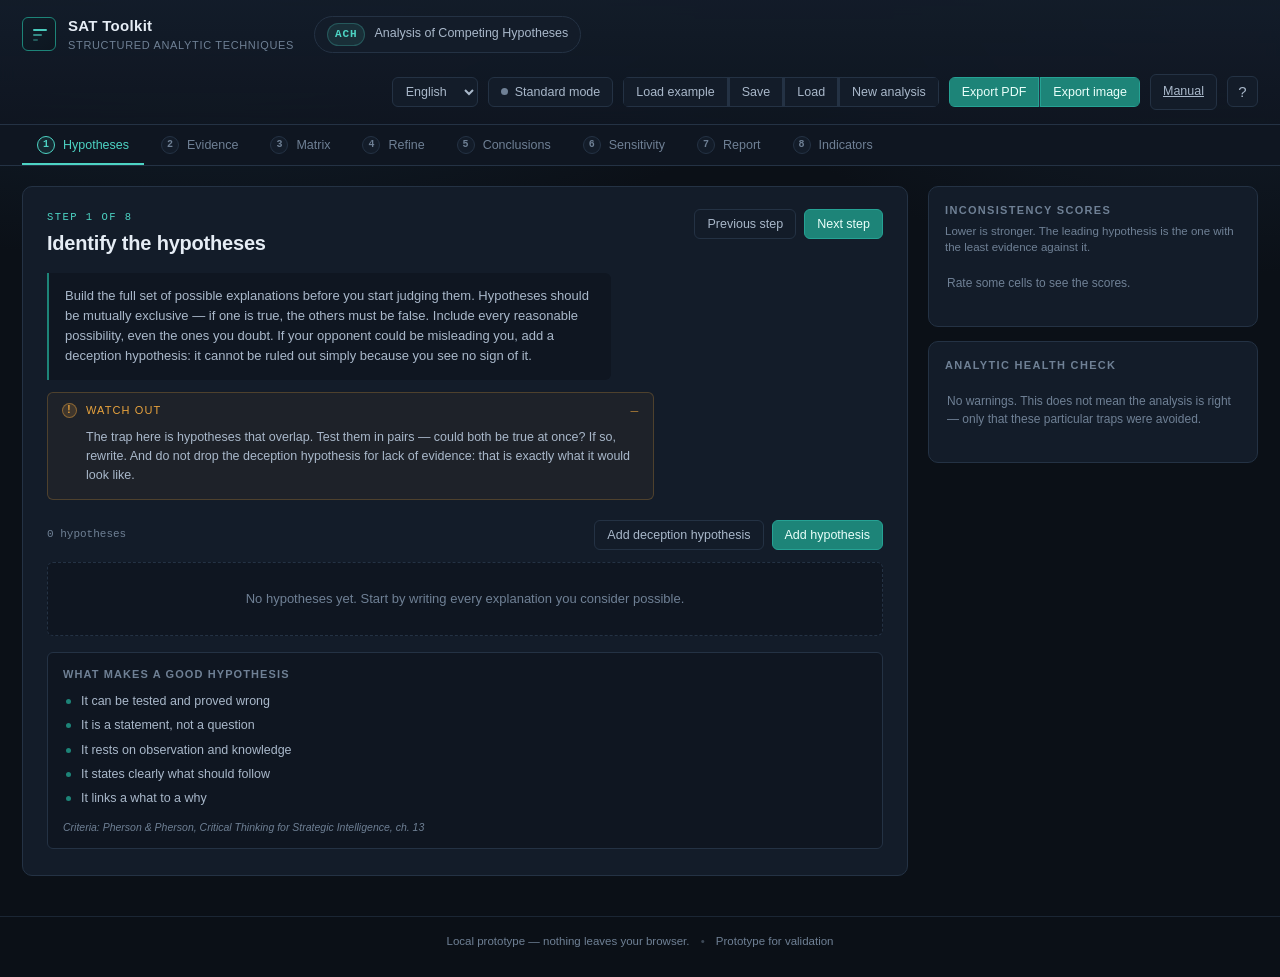
<file: index.html>
<!DOCTYPE html>
<html lang="en">
<head>
<meta charset="utf-8">
<meta name="viewport" content="width=device-width, initial-scale=1">
<!-- O <title> é preenchido por app.js a partir das chaves de tradução. -->
<title>SAT Toolkit</title>
<!-- ?v= força o navegador a buscar a versão nova em vez da que tem em cache.
     Ao publicar uma alteração, incrementar o número nas quatro referências. -->
<link rel="stylesheet" href="css/styles.css?v=2">
</head>
<body>

<!-- ===================== BARRA SUPERIOR ===================== -->
<header class="topbar" id="topbar">
  <div class="brand">
    <div class="brand-mark" aria-hidden="true">
      <span class="mark-a"></span><span class="mark-b"></span><span class="mark-c"></span>
    </div>
    <div class="brand-text">
      <h1 data-i18n="app.title"></h1>
      <p data-i18n="app.subtitle"></p>
    </div>
  </div>

  <div class="technique-chip">
    <span class="chip-abbr" data-i18n="app.techniqueAbbr"></span>
    <span class="chip-name" data-i18n="app.techniqueName"></span>
  </div>

  <div class="topbar-actions">
    <label class="field-inline">
      <span class="sr-only" data-i18n="nav.language"></span>
      <select id="langSelect" class="select-sm" aria-label="Language"></select>
    </label>

    <button class="btn btn-ghost" id="modeToggle" type="button">
      <span class="dot" aria-hidden="true"></span>
      <span id="modeLabel"></span>
    </button>

    <div class="btn-cluster">
      <button class="btn btn-ghost" id="btnSample"  type="button" data-i18n="nav.sample"></button>
      <button class="btn btn-ghost" id="btnSave"    type="button" data-i18n="nav.save"></button>
      <button class="btn btn-ghost" id="btnLoad"    type="button" data-i18n="nav.load"></button>
      <button class="btn btn-ghost" id="btnReset"   type="button" data-i18n="nav.reset"></button>
    </div>

    <div class="btn-cluster">
      <button class="btn btn-solid" id="btnPdf"   type="button" data-i18n="nav.exportPdf"></button>
      <button class="btn btn-solid" id="btnImage" type="button" data-i18n="nav.exportImage"></button>
    </div>

    <a class="btn btn-ghost" href="manual.html" id="manualLink"></a>
    <button class="btn btn-icon" id="btnAbout" type="button" title="?">?</button>
  </div>
</header>

<!-- ===================== TRILHA DE PASSOS ===================== -->
<nav class="steprail" id="stepRail" aria-label="Steps"></nav>

<!-- ===================== ÁREA PRINCIPAL ===================== -->
<main class="layout">

  <section class="workspace" id="workspace">
    <div class="step-head">
      <div>
        <p class="step-counter" id="stepCounter"></p>
        <h2 class="step-title" id="stepTitle"></h2>
      </div>
      <div class="step-nav">
        <button class="btn btn-ghost" id="btnPrev" type="button" data-i18n="steps.prev"></button>
        <button class="btn btn-solid" id="btnNext" type="button" data-i18n="steps.next"></button>
      </div>
    </div>

    <p class="step-guide" id="stepGuide"></p>

    <!-- Ajuda embutida: a armadilha do passo. Recolhível, para não estorvar
         quem já domina a técnica. O estado fica guardado entre sessões. -->
    <details class="pitfall" id="stepPitfall">
      <summary><span class="pitfall-icon" aria-hidden="true">!</span><span id="pitfallHeading"></span></summary>
      <p id="pitfallText"></p>
    </details>

    <div id="stepBody"></div>
  </section>

  <!-- Painel lateral vivo: acompanha o analista em todos os passos -->
  <aside class="sidepanel" id="sidepanel">
    <section class="panel">
      <h3 class="panel-title" data-i18n="scores.heading"></h3>
      <p class="panel-sub" data-i18n="scores.explain"></p>
      <div id="scoreList"></div>
    </section>

    <section class="panel">
      <h3 class="panel-title" data-i18n="alerts.heading"></h3>
      <div id="alertList"></div>
    </section>
  </aside>

</main>

<footer class="footer">
  <span data-i18n="footer.builtWith"></span>
  <span class="sep">•</span>
  <span data-i18n="footer.status"></span>
</footer>

<!-- ===================== MODAL: SOBRE A TÉCNICA ===================== -->
<div class="modal-backdrop" id="aboutModal" hidden>
  <div class="modal" role="dialog" aria-modal="true" aria-labelledby="aboutTitle">
    <header class="modal-head">
      <h2 id="aboutTitle" data-i18n="about.heading"></h2>
      <button class="btn btn-icon" id="aboutClose" type="button">×</button>
    </header>
    <div class="modal-body" id="aboutBody"></div>
  </div>
</div>

<!-- ===================== ÁREA DE IMPRESSÃO (PDF) ===================== -->
<div id="printArea" class="print-only"></div>

<!-- Aviso flutuante -->
<div class="toast" id="toast" hidden></div>

<script src="js/i18n.js?v=2"></script>
<script src="js/ach.js?v=2"></script>
<script src="js/app.js?v=2"></script>
</body>
</html>
</file>
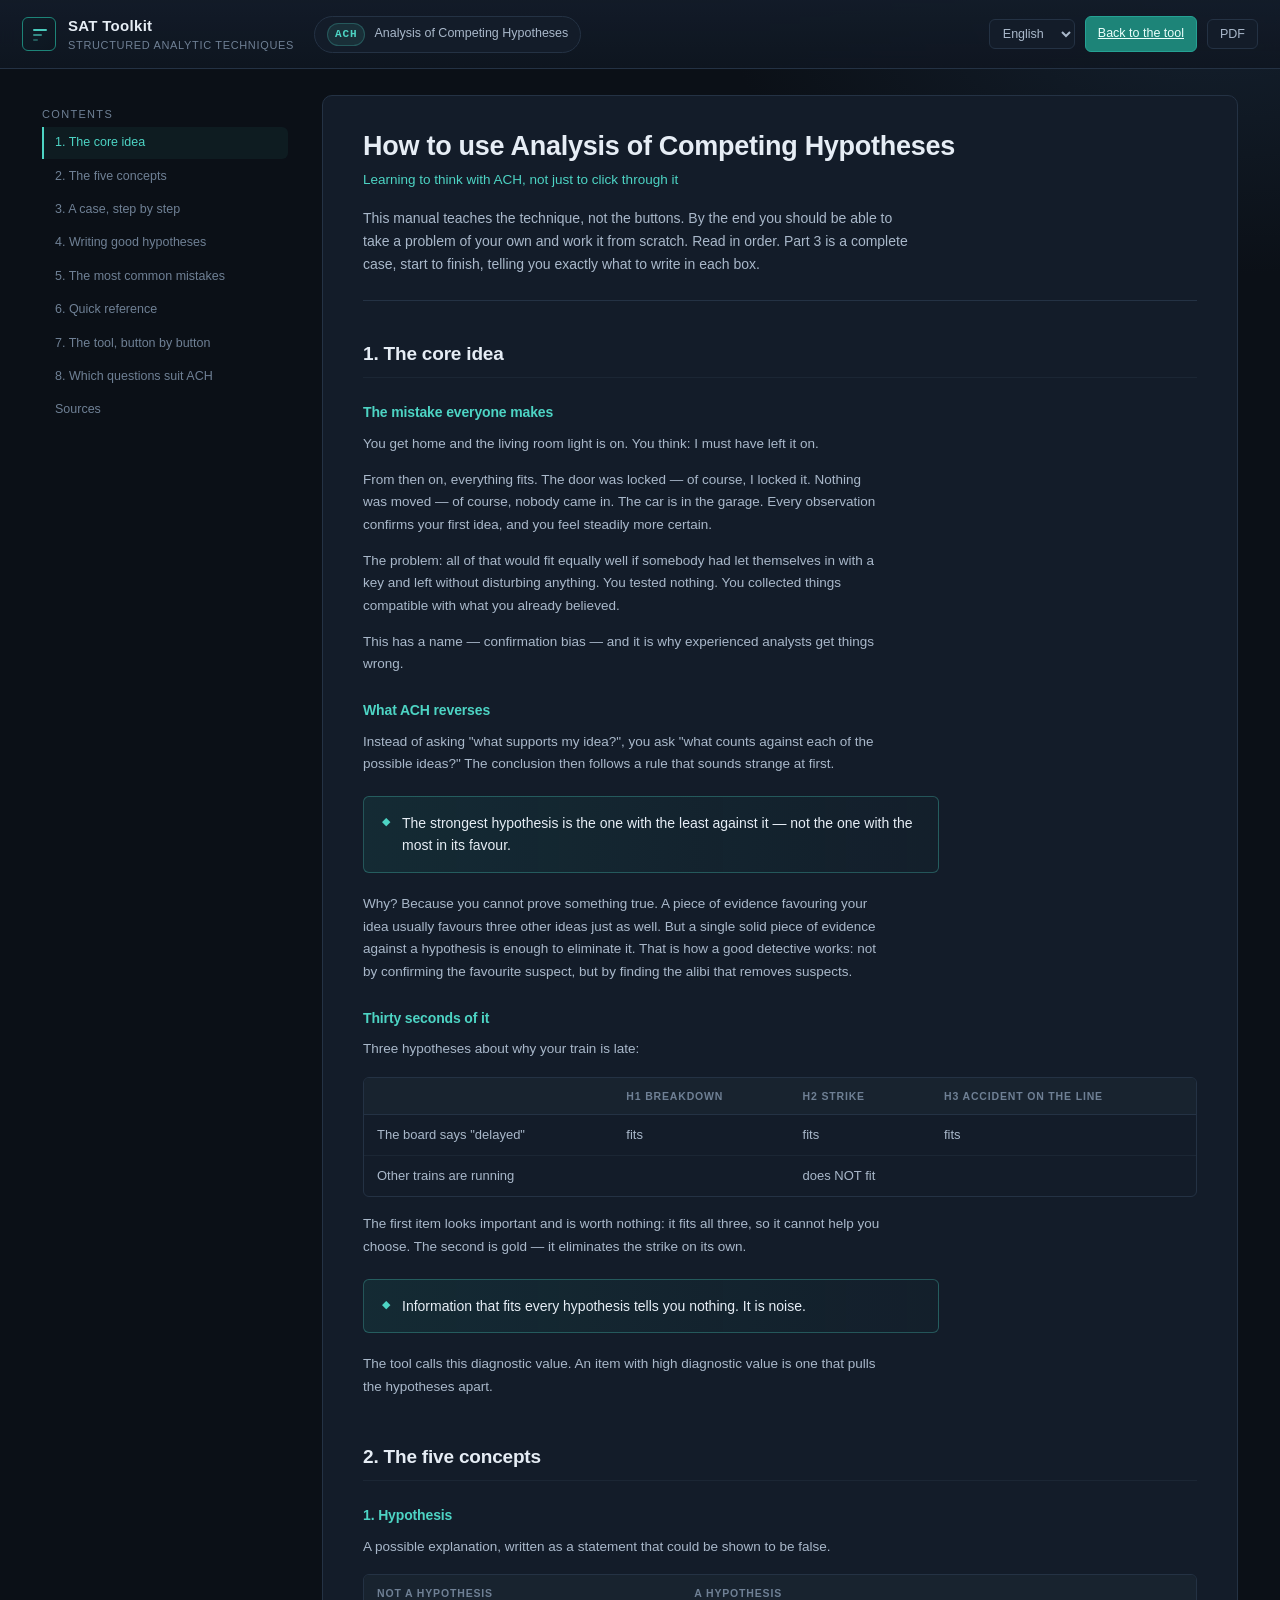
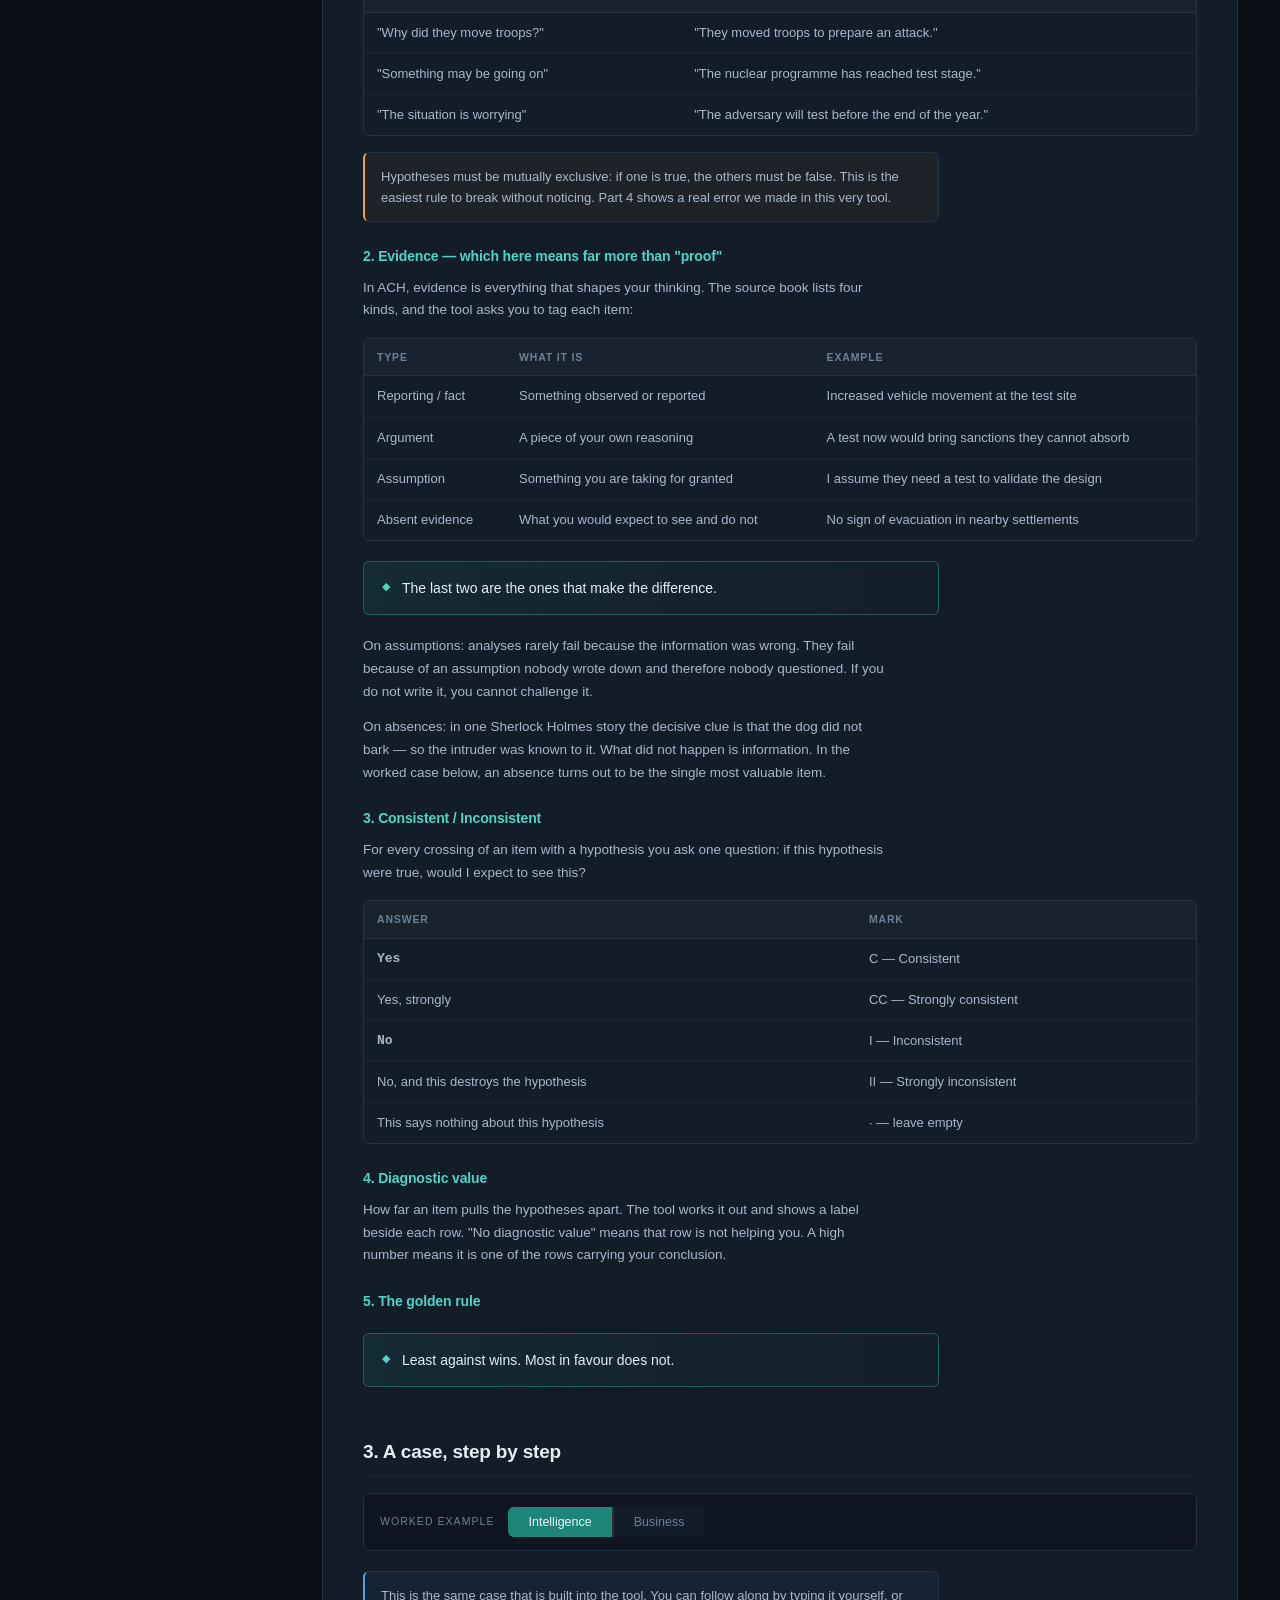
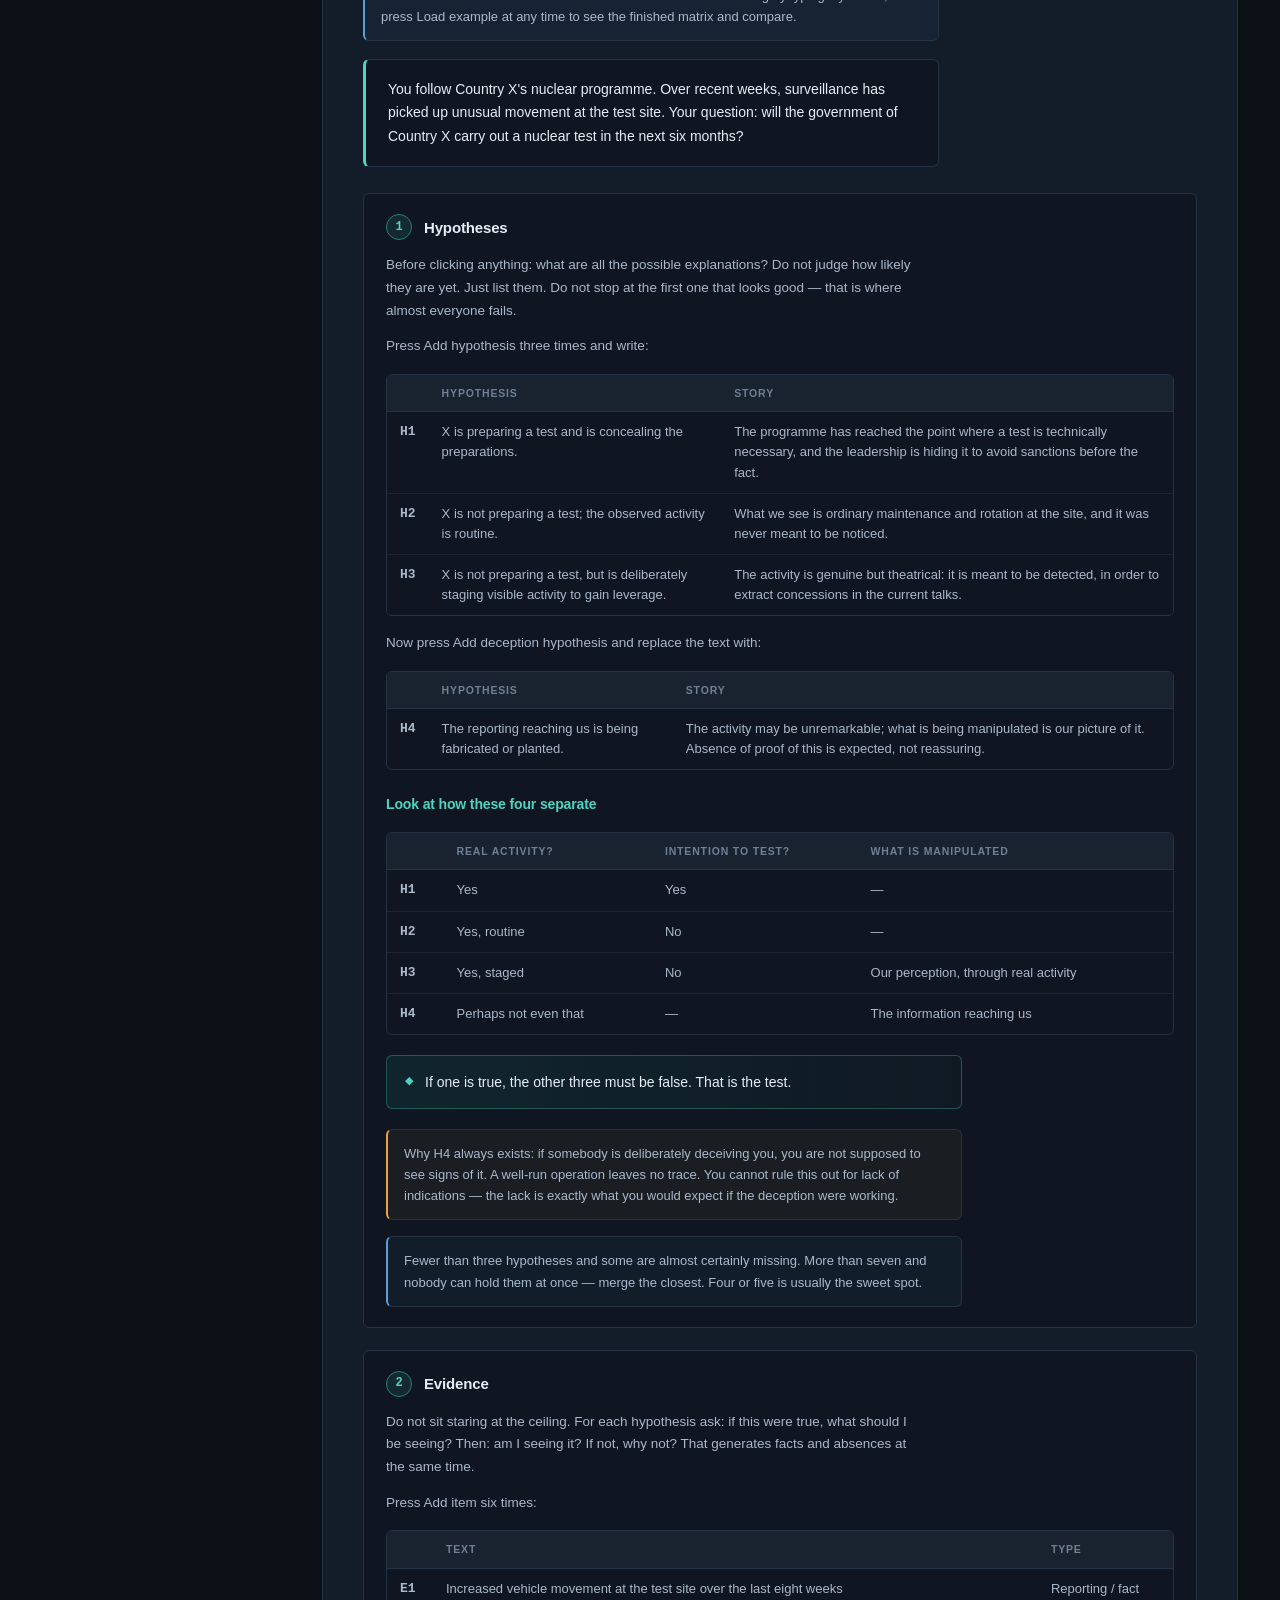
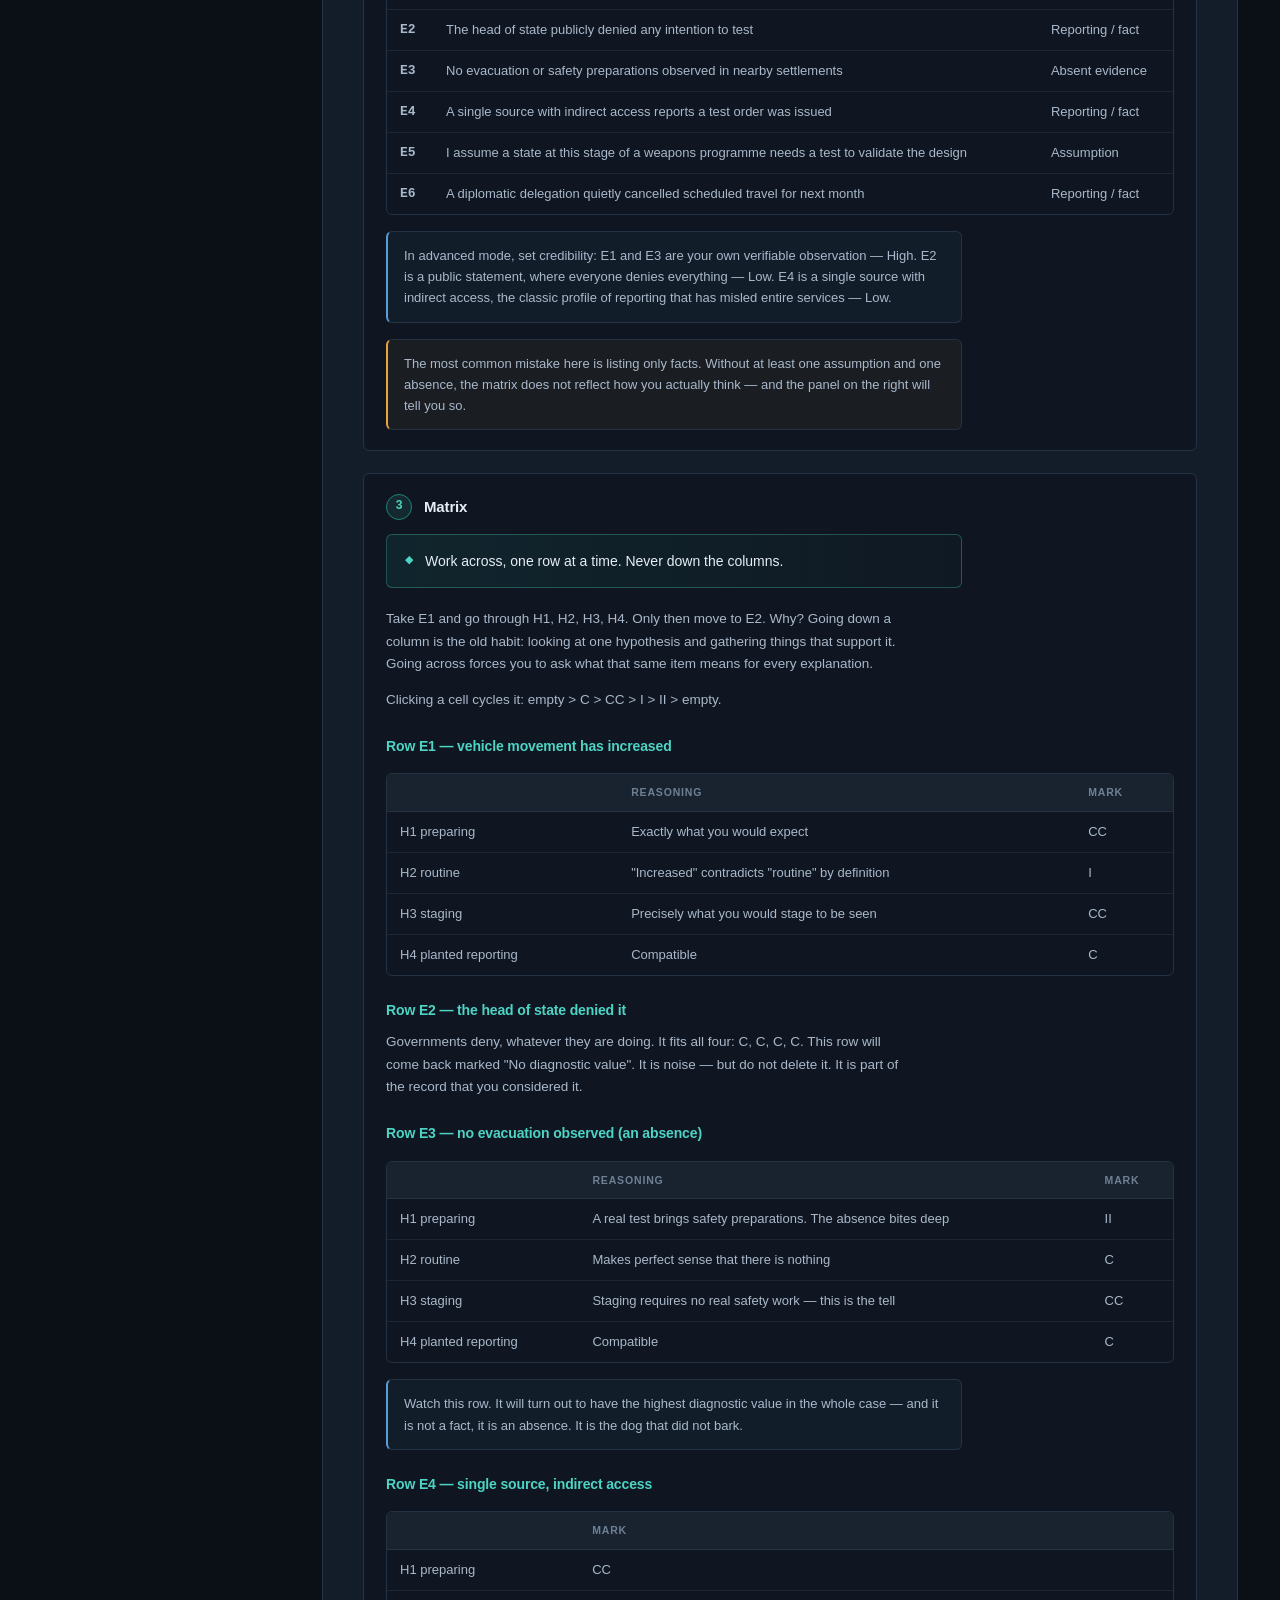
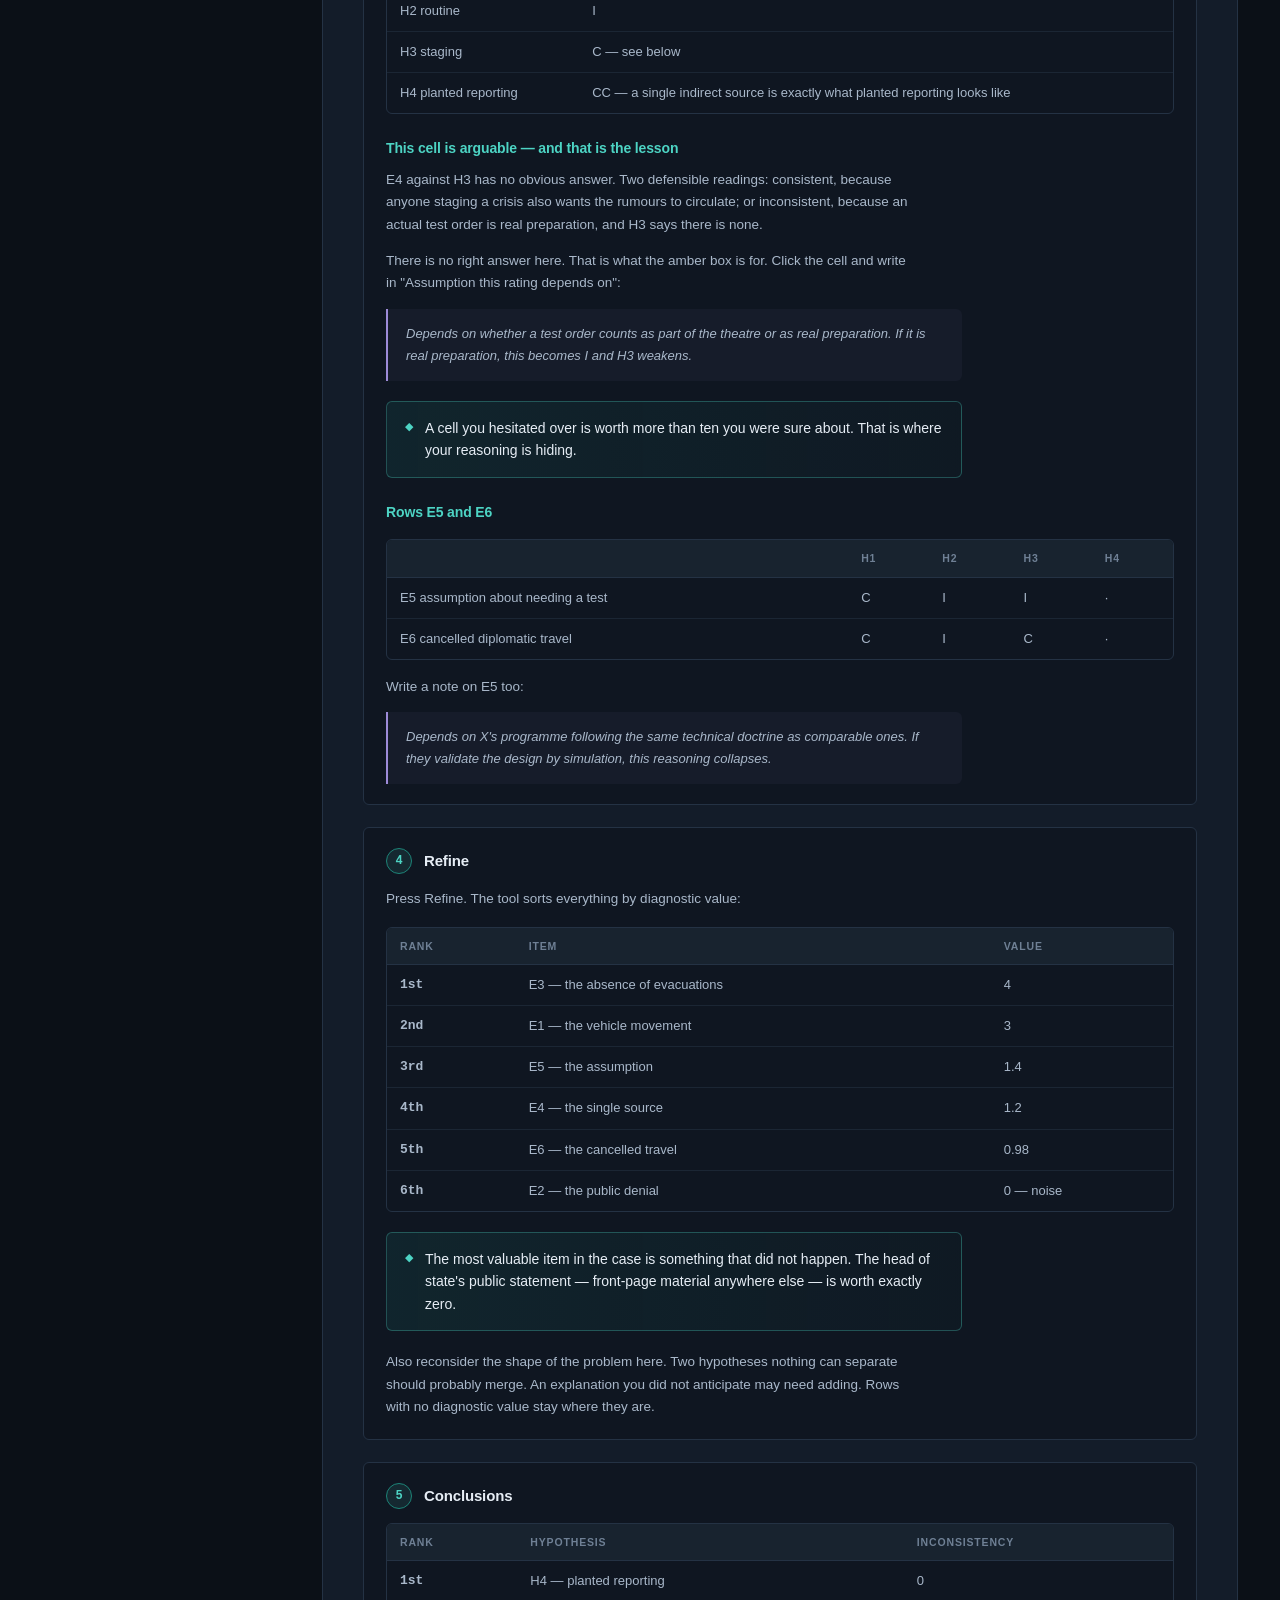
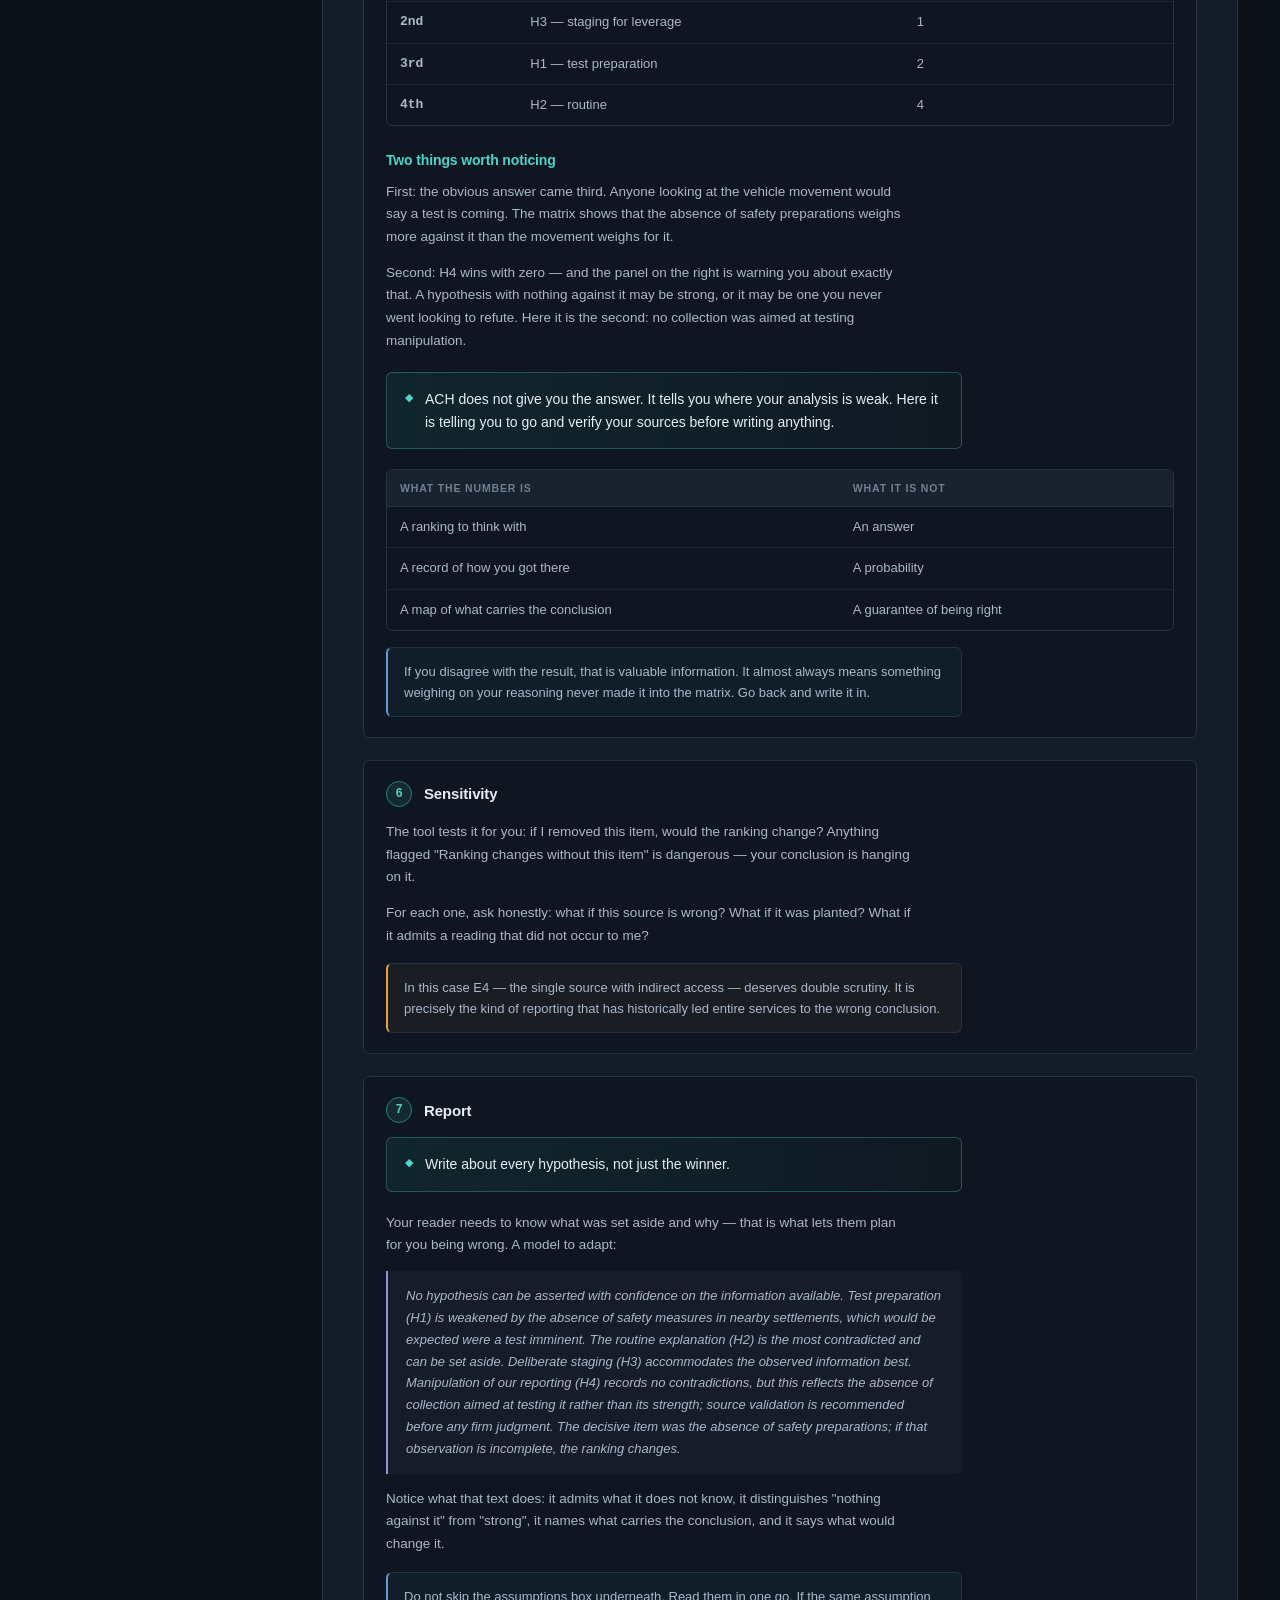
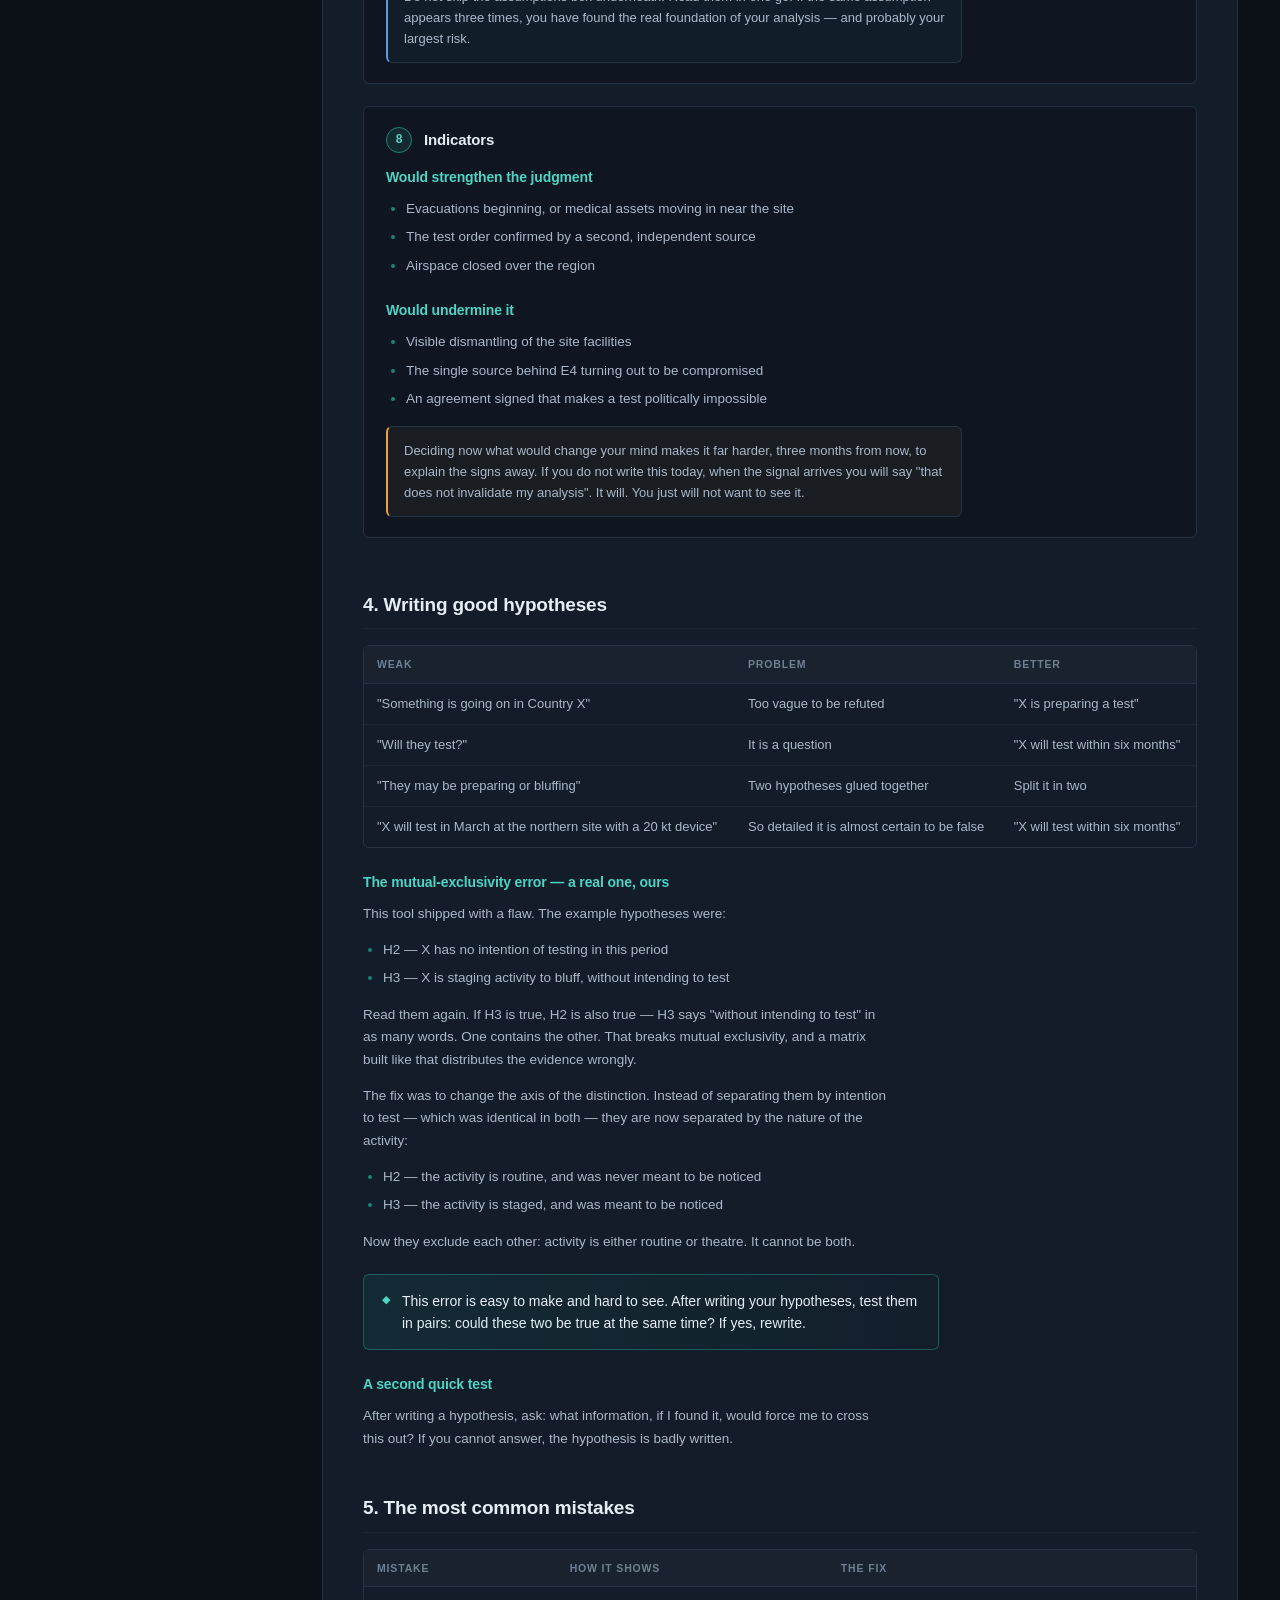
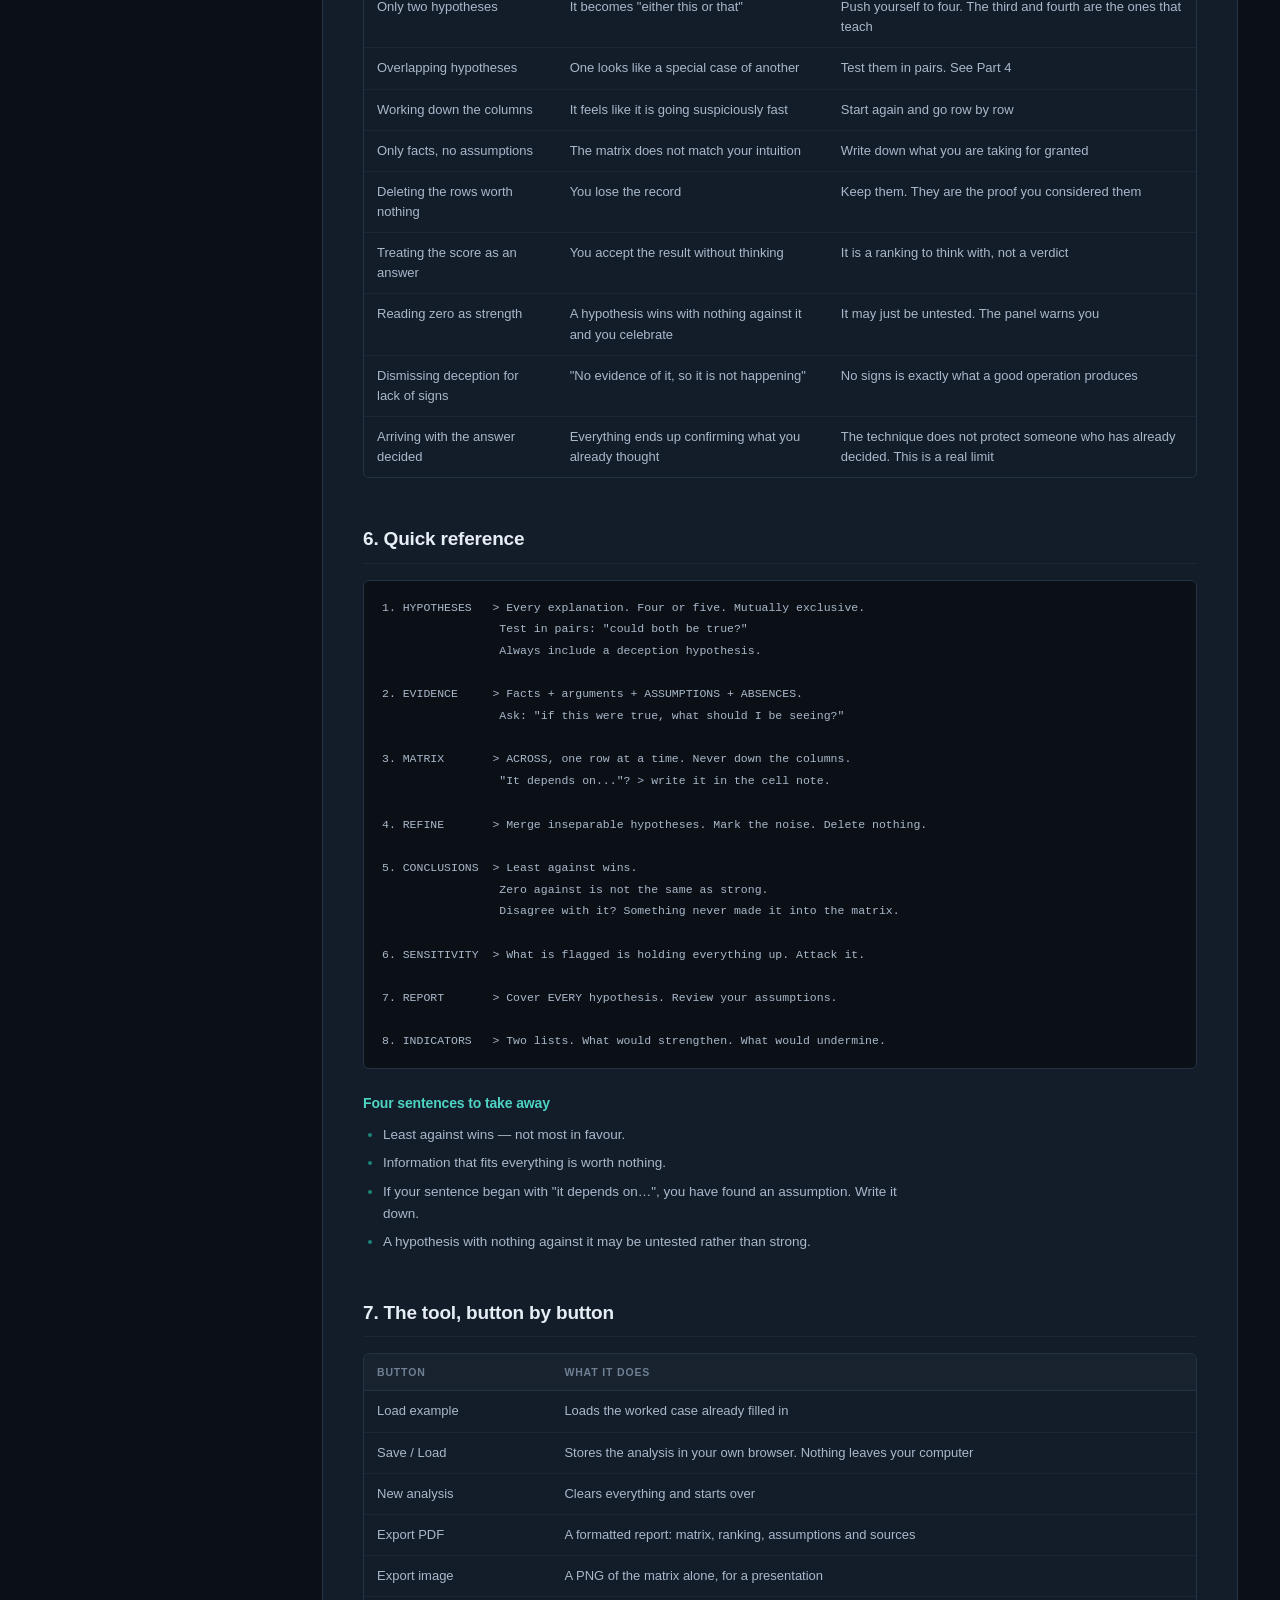
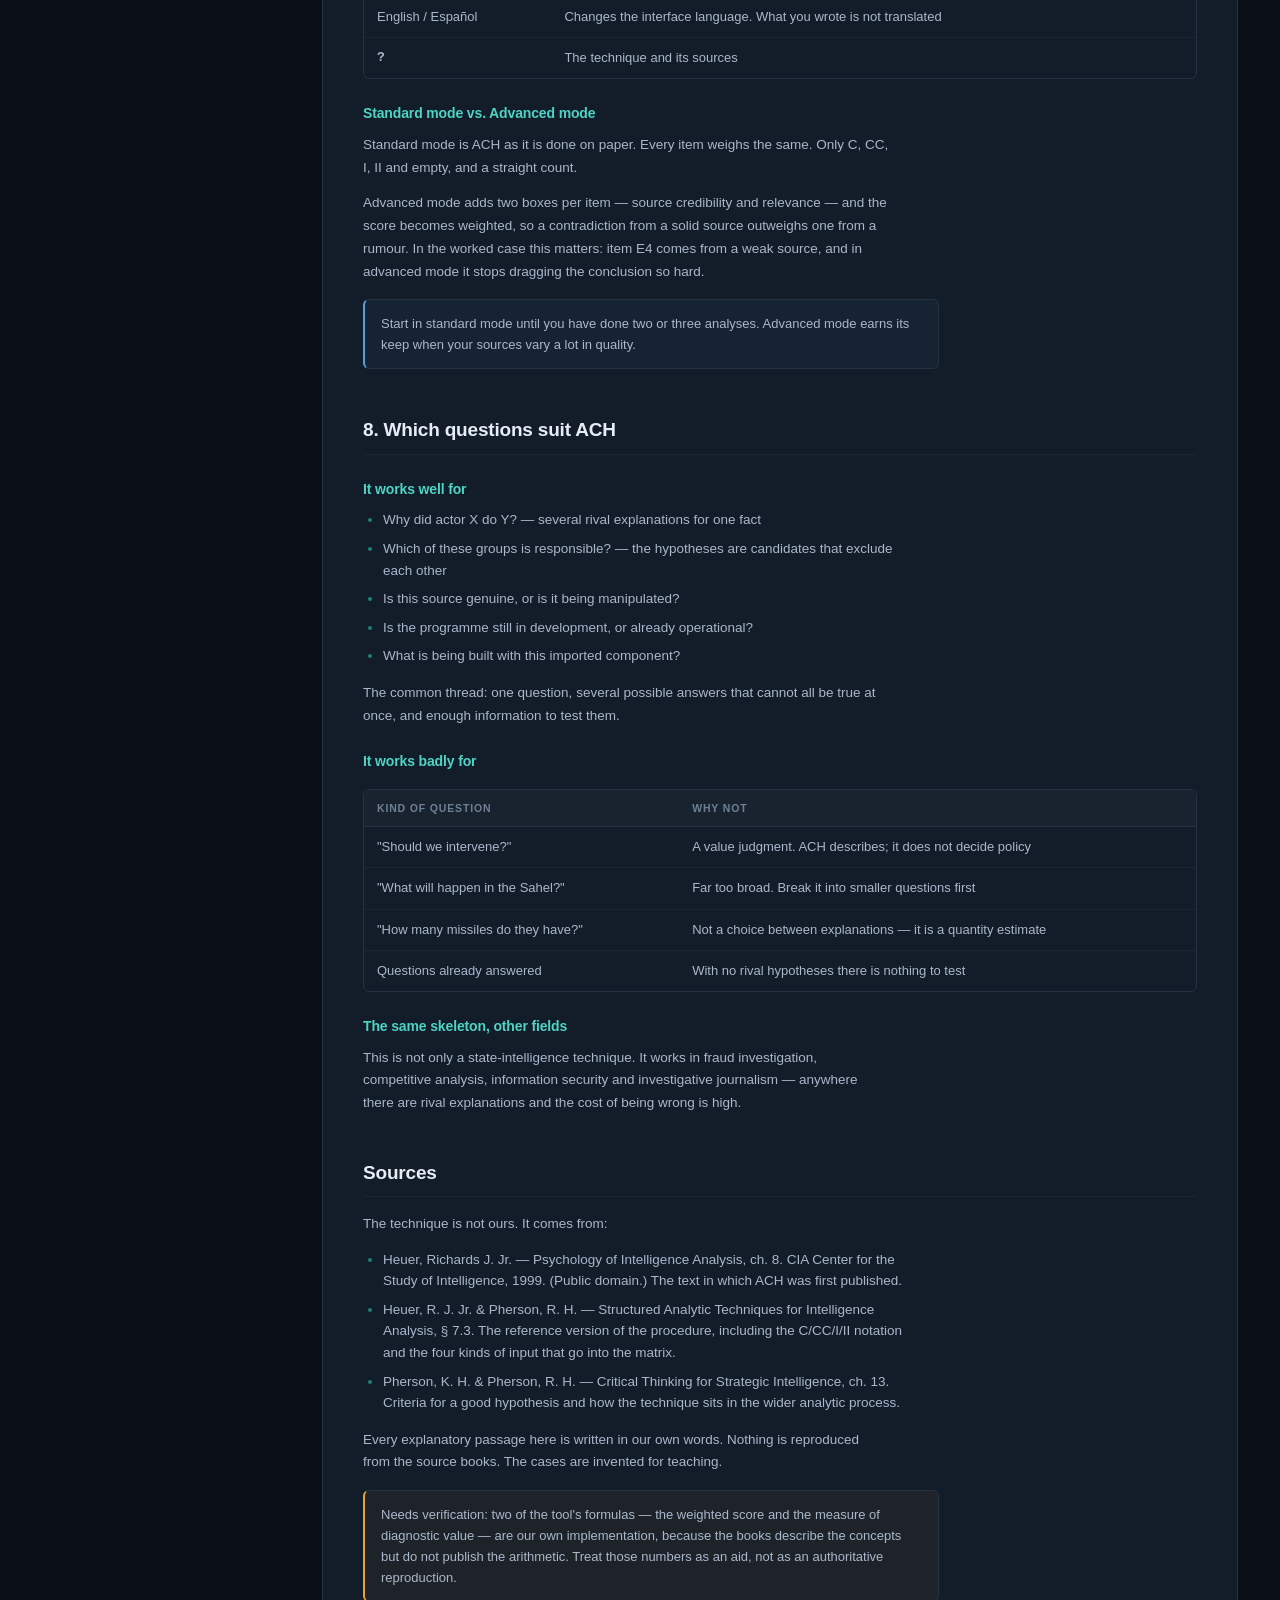
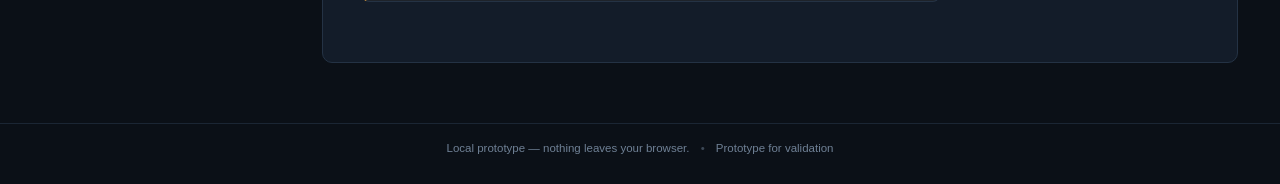
<file: manual.html>
<!DOCTYPE html>
<html lang="en">
<head>
<meta charset="utf-8">
<meta name="viewport" content="width=device-width, initial-scale=1">
<title>SAT Toolkit — Manual</title>
<link rel="stylesheet" href="css/styles.css?v=2">
</head>
<body class="manual-page">

<header class="topbar">
  <div class="brand">
    <div class="brand-mark" aria-hidden="true">
      <span class="mark-a"></span><span class="mark-b"></span><span class="mark-c"></span>
    </div>
    <div class="brand-text">
      <h1 data-i18n="app.title"></h1>
      <p data-i18n="app.subtitle"></p>
    </div>
  </div>

  <div class="technique-chip">
    <span class="chip-abbr" data-i18n="app.techniqueAbbr"></span>
    <span class="chip-name" data-i18n="app.techniqueName"></span>
  </div>

  <div class="topbar-actions">
    <label class="field-inline">
      <span class="sr-only" data-i18n="nav.language"></span>
      <select id="langSelect" class="select-sm" aria-label="Language"></select>
    </label>
    <a class="btn btn-solid" href="index.html" id="backLink"></a>
    <button class="btn btn-ghost" id="btnPrint" type="button">PDF</button>
  </div>
</header>

<main class="manual-layout">

  <!-- Índice lateral -->
  <nav class="manual-toc" id="toc" aria-label="Contents">
    <p class="panel-title" id="tocTitle"></p>
    <ol id="tocList"></ol>
  </nav>

  <article class="manual-body" id="manualBody">
    <header class="manual-head">
      <h1 id="manualTitle"></h1>
      <p class="manual-subtitle" id="manualSubtitle"></p>
      <p class="manual-intro" id="manualIntro"></p>
    </header>
    <div id="manualSections"></div>
  </article>

</main>

<footer class="footer">
  <span data-i18n="footer.builtWith"></span>
  <span class="sep">•</span>
  <span data-i18n="footer.status"></span>
</footer>

<script src="js/i18n.js?v=2"></script>
<script src="js/manual-content.js?v=2"></script>
<script src="js/manual.js?v=2"></script>
</body>
</html>
</file>
<file: css/styles.css>
/* ============================================================================
   SAT Toolkit — Folha de estilo
   Estética: painel analítico profissional. Escuro, denso, sóbrio.
   Sem dependências externas, sem fontes remotas.
   ============================================================================ */

:root{
  /* Superfícies */
  --bg:            #0b1017;
  --bg-2:          #0f1621;
  --surface:       #131c29;
  --surface-2:     #18232f;
  --surface-3:     #1e2b3a;
  --line:          #243244;
  --line-soft:     #1b2634;

  /* Texto */
  --ink:           #e6edf5;
  --ink-2:         #a9b8ca;
  --ink-3:         #6f8095;

  /* Acentos */
  --accent:        #4dd4c4;   /* teal — ação, foco */
  --accent-deep:   #1d8478;
  --amber:         #e8a33d;   /* atenção */
  --red:           #e2685f;   /* inconsistência forte */
  --blue:          #5b9dd9;   /* informação */
  --violet:        #9d8bd8;

  /* Notações da matriz */
  --r-c:           #2f7f74;
  --r-cc:          #3fa899;
  --r-i:           #a8583f;
  --r-ii:          #c94f45;
  --r-na:          #202c3a;

  --radius:        6px;
  --radius-lg:     10px;
  --mono: ui-monospace, SFMono-Regular, "SF Mono", Menlo, Consolas, monospace;
  --sans: -apple-system, BlinkMacSystemFont, "Segoe UI", Roboto, Helvetica, Arial, sans-serif;
}

*{ box-sizing:border-box; }

html,body{ margin:0; padding:0; }

body{
  background:
    radial-gradient(1200px 600px at 15% -10%, #16283a 0%, transparent 60%),
    radial-gradient(900px 500px at 95% 0%, #14202e 0%, transparent 55%),
    var(--bg);
  color:var(--ink);
  font-family:var(--sans);
  font-size:14px;
  line-height:1.55;
  min-height:100vh;
  -webkit-font-smoothing:antialiased;
}

h1,h2,h3,h4{ margin:0; font-weight:600; letter-spacing:-0.01em; }

button,input,select,textarea{ font-family:inherit; font-size:inherit; color:inherit; }

.sr-only{
  position:absolute; width:1px; height:1px; padding:0; margin:-1px;
  overflow:hidden; clip:rect(0,0,0,0); white-space:nowrap; border:0;
}

/* ============================ BARRA SUPERIOR ============================ */
.topbar{
  display:flex; align-items:center; gap:20px;
  padding:14px 22px;
  background:linear-gradient(180deg, rgba(19,28,41,.96), rgba(15,22,33,.92));
  border-bottom:1px solid var(--line);
  position:sticky; top:0; z-index:40;
  backdrop-filter:blur(8px);
  flex-wrap:wrap;
}

.brand{ display:flex; align-items:center; gap:12px; }

.brand-mark{
  width:34px; height:34px; position:relative; flex:0 0 auto;
  border:1px solid var(--accent-deep); border-radius:var(--radius);
  background:linear-gradient(145deg, #101d28, #0d1620);
  display:grid; place-items:center;
}
.brand-mark span{ position:absolute; background:var(--accent); border-radius:1px; }
.mark-a{ width:14px; height:2px; top:11px; left:10px; opacity:.95; }
.mark-b{ width:9px;  height:2px; top:16px; left:10px; opacity:.6; }
.mark-c{ width:5px;  height:2px; top:21px; left:10px; opacity:.35; }

.brand-text h1{ font-size:15px; letter-spacing:.02em; }
.brand-text p{ margin:0; font-size:11px; color:var(--ink-3); letter-spacing:.06em; text-transform:uppercase; }

.technique-chip{
  display:flex; align-items:center; gap:9px;
  padding:6px 12px; border:1px solid var(--line);
  border-radius:999px; background:var(--surface);
}
.chip-abbr{
  font-family:var(--mono); font-size:11px; font-weight:700;
  color:var(--accent); letter-spacing:.08em;
  padding:2px 7px; border-radius:999px;
  background:rgba(77,212,196,.1); border:1px solid rgba(77,212,196,.25);
}
.chip-name{ font-size:12.5px; color:var(--ink-2); }

.topbar-actions{ margin-left:auto; display:flex; align-items:center; gap:10px; flex-wrap:wrap; }

.btn-cluster{ display:flex; gap:1px; background:var(--line); border-radius:var(--radius); overflow:hidden; }
.btn-cluster .btn{ border-radius:0; }

.btn{
  border:1px solid transparent; border-radius:var(--radius);
  padding:7px 12px; cursor:pointer;
  font-size:12.5px; font-weight:500;
  transition:background .13s, border-color .13s, color .13s, transform .06s;
  display:inline-flex; align-items:center; gap:7px; white-space:nowrap;
}
.btn:active{ transform:translateY(1px); }

.btn-ghost{ background:var(--surface); border-color:var(--line); color:var(--ink-2); }
.btn-ghost:hover{ background:var(--surface-2); color:var(--ink); border-color:#31445c; }

.btn-solid{ background:var(--accent-deep); border-color:#25a294; color:#eafffb; }
.btn-solid:hover{ background:#22998b; }

.btn-icon{
  background:var(--surface); border-color:var(--line); color:var(--ink-2);
  width:31px; height:31px; padding:0; justify-content:center;
  font-size:15px; line-height:1;
}
.btn-icon:hover{ background:var(--surface-2); color:var(--ink); }

.btn-danger{ background:#7d2f2a; border-color:#a03f38; color:#ffeceb; }
.btn-danger:hover{ background:#94382f; }

.btn .dot{
  width:7px; height:7px; border-radius:50%;
  background:var(--ink-3); transition:background .15s, box-shadow .15s;
}
.btn.is-on .dot{ background:var(--accent); box-shadow:0 0 7px rgba(77,212,196,.75); }

.select-sm{
  background:var(--surface); border:1px solid var(--line);
  border-radius:var(--radius); padding:6px 9px; font-size:12.5px; color:var(--ink-2);
  cursor:pointer;
}
.select-sm:hover{ border-color:#31445c; }

/* ============================ TRILHA DE PASSOS ============================ */
.steprail{
  display:flex; gap:2px; padding:0 22px;
  background:var(--bg-2); border-bottom:1px solid var(--line);
  overflow-x:auto; position:sticky; top:62px; z-index:35;
}

.steprail button{
  background:none; border:0; cursor:pointer;
  padding:11px 15px 9px; position:relative;
  color:var(--ink-3); font-size:12.5px; white-space:nowrap;
  border-bottom:2px solid transparent;
  display:flex; align-items:center; gap:8px;
  transition:color .13s, border-color .13s;
}
.steprail button:hover{ color:var(--ink-2); }
.steprail button.is-active{ color:var(--accent); border-bottom-color:var(--accent); }
.steprail button.is-done{ color:var(--ink-2); }

.step-num{
  font-family:var(--mono); font-size:10px; font-weight:700;
  width:18px; height:18px; border-radius:50%;
  display:grid; place-items:center;
  border:1px solid var(--line); background:var(--surface); color:var(--ink-3);
}
.steprail button.is-active .step-num{ border-color:var(--accent); color:var(--accent); background:rgba(77,212,196,.1); }
.steprail button.is-done  .step-num{ border-color:var(--accent-deep); color:var(--accent); }

/* ============================ LAYOUT ============================ */
.layout{
  display:grid; grid-template-columns:minmax(0,1fr) 330px;
  gap:20px; padding:20px 22px 40px; align-items:start;
  max-width:1680px; margin:0 auto;
}

@media (max-width:1120px){
  .layout{ grid-template-columns:1fr; }
  .sidepanel{ position:static !important; }
}

.workspace{
  background:var(--surface); border:1px solid var(--line);
  border-radius:var(--radius-lg); padding:22px 24px 26px; min-width:0;
}

.step-head{ display:flex; align-items:flex-start; justify-content:space-between; gap:20px; flex-wrap:wrap; }
.step-counter{
  margin:0 0 3px; font-family:var(--mono); font-size:10.5px;
  color:var(--accent); letter-spacing:.14em; text-transform:uppercase;
}
.step-title{ font-size:20px; }
.step-nav{ display:flex; gap:8px; }

.step-guide{
  margin:14px 0 20px; padding:13px 16px;
  background:var(--bg-2); border-left:2px solid var(--accent-deep);
  border-radius:0 var(--radius) var(--radius) 0;
  color:var(--ink-2); font-size:13px; max-width:78ch;
}

/* --- Ajuda embutida: a armadilha do passo --- */
.pitfall{
  margin:-8px 0 20px; max-width:78ch;
  background:rgba(232,163,61,.05);
  border:1px solid rgba(232,163,61,.24);
  border-radius:var(--radius);
}
.pitfall summary{
  cursor:pointer; list-style:none; padding:9px 14px;
  display:flex; align-items:center; gap:9px;
  font-size:11px; letter-spacing:.1em; text-transform:uppercase;
  color:var(--amber); user-select:none;
}
.pitfall summary::-webkit-details-marker{ display:none; }
.pitfall summary::after{
  content:'+'; margin-left:auto; font-size:14px;
  color:var(--amber); opacity:.6; line-height:1;
}
.pitfall[open] summary::after{ content:'–'; }
.pitfall summary:hover{ background:rgba(232,163,61,.06); }

.pitfall-icon{
  width:15px; height:15px; border-radius:50%; flex:0 0 auto;
  display:grid; place-items:center;
  background:rgba(232,163,61,.16); border:1px solid rgba(232,163,61,.45);
  font-size:10px; font-weight:700; line-height:1;
}
.pitfall p{
  margin:0; padding:0 14px 13px 38px;
  font-size:12.5px; line-height:1.55; color:var(--ink-2);
}

/* ============================ PAINEL LATERAL ============================ */
.sidepanel{ position:sticky; top:108px; display:flex; flex-direction:column; gap:14px; }

.panel{
  background:var(--surface); border:1px solid var(--line);
  border-radius:var(--radius-lg); padding:15px 16px;
}
.panel-title{
  font-size:11px; letter-spacing:.12em; text-transform:uppercase;
  color:var(--ink-3); margin-bottom:4px;
}
.panel-sub{ margin:0 0 12px; font-size:11.5px; color:var(--ink-3); line-height:1.45; }

/* --- Cartões de pontuação --- */
.score-row{
  display:grid; grid-template-columns:22px 1fr auto;
  gap:10px; align-items:center;
  padding:9px 10px; margin-bottom:6px;
  background:var(--bg-2); border:1px solid var(--line-soft);
  border-radius:var(--radius); position:relative; overflow:hidden;
}
.score-row.is-lead{ border-color:var(--accent-deep); background:linear-gradient(90deg, rgba(29,132,120,.14), var(--bg-2) 65%); }
.score-row.is-last{ opacity:.62; }

.score-rank{
  font-family:var(--mono); font-size:11px; font-weight:700;
  color:var(--ink-3); text-align:center;
}
.score-row.is-lead .score-rank{ color:var(--accent); }

.score-label{ font-size:12.5px; line-height:1.35; min-width:0; }
.score-label .score-tag{
  font-family:var(--mono); font-size:10px; color:var(--ink-3);
  display:block; letter-spacing:.06em;
}
.score-text{
  display:block; overflow:hidden; text-overflow:ellipsis;
  display:-webkit-box; -webkit-line-clamp:2; -webkit-box-orient:vertical;
}

.score-nums{ text-align:right; font-family:var(--mono); }
.score-main{ font-size:16px; font-weight:700; }
.score-sub{ font-size:10px; color:var(--ink-3); }

.score-empty, .panel-empty{ font-size:12px; color:var(--ink-3); padding:6px 2px; }

/* --- Alertas --- */
.alert{
  display:flex; gap:9px; padding:9px 11px; margin-bottom:6px;
  border-radius:var(--radius); font-size:11.8px; line-height:1.45;
  background:var(--bg-2); border:1px solid var(--line-soft);
  color:var(--ink-2);
}
.alert-mark{ width:3px; border-radius:2px; flex:0 0 auto; }
.alert-warn .alert-mark{ background:var(--amber); }
.alert-info .alert-mark{ background:var(--blue); }
.alert-note .alert-mark{ background:var(--violet); }
.alert-warn{ border-color:rgba(232,163,61,.28); }

/* ============================ FORMULÁRIOS ============================ */
.field{ display:block; margin-bottom:12px; }
.field-label{
  display:block; font-size:11px; letter-spacing:.09em; text-transform:uppercase;
  color:var(--ink-3); margin-bottom:5px;
}

.input, .textarea, .select{
  width:100%; background:var(--bg-2);
  border:1px solid var(--line); border-radius:var(--radius);
  padding:9px 11px; color:var(--ink); font-size:13px;
  transition:border-color .13s, background .13s;
}
.input:focus, .textarea:focus, .select:focus{
  outline:none; border-color:var(--accent-deep); background:var(--surface-2);
}
.input::placeholder, .textarea::placeholder{ color:#586a80; }
.textarea{ resize:vertical; min-height:60px; line-height:1.5; }

.field-inline{ display:inline-flex; align-items:center; gap:7px; }
.field-row{ display:flex; gap:10px; flex-wrap:wrap; }
.field-row > *{ flex:1 1 140px; min-width:0; }

/* ============================ LISTAS DE ITENS ============================ */
.list-head{
  display:flex; align-items:center; justify-content:space-between;
  gap:12px; margin-bottom:12px; flex-wrap:wrap;
}
.list-count{ font-family:var(--mono); font-size:11px; color:var(--ink-3); }
.list-actions{ display:flex; gap:8px; flex-wrap:wrap; }

.item-card{
  background:var(--bg-2); border:1px solid var(--line);
  border-radius:var(--radius); padding:12px 13px; margin-bottom:9px;
  display:grid; grid-template-columns:34px 1fr 30px; gap:11px; align-items:start;
}
.item-card:hover{ border-color:#2c3d52; }

.item-tag{
  font-family:var(--mono); font-size:11px; font-weight:700;
  color:var(--accent); background:rgba(77,212,196,.09);
  border:1px solid rgba(77,212,196,.22); border-radius:var(--radius);
  padding:5px 0; text-align:center;
}
.item-tag.tag-ev{ color:var(--blue); background:rgba(91,157,217,.09); border-color:rgba(91,157,217,.22); }

.item-body{ min-width:0; }
.item-meta{ display:flex; gap:8px; flex-wrap:wrap; margin-top:8px; }
.item-meta > *{ flex:0 1 auto; }

.item-remove{
  background:none; border:1px solid var(--line); border-radius:var(--radius);
  color:var(--ink-3); width:28px; height:28px; cursor:pointer;
  font-size:15px; line-height:1; display:grid; place-items:center;
}
.item-remove:hover{ color:var(--red); border-color:rgba(226,104,95,.4); background:rgba(226,104,95,.07); }

.mini-select{
  background:var(--surface-2); border:1px solid var(--line);
  border-radius:var(--radius); padding:4px 7px; font-size:11.5px; color:var(--ink-2);
}
.mini-input{
  background:var(--surface-2); border:1px solid var(--line);
  border-radius:var(--radius); padding:4px 8px; font-size:11.5px; color:var(--ink-2);
  min-width:0;
}

.type-badge{
  font-size:10px; letter-spacing:.06em; text-transform:uppercase;
  padding:3px 7px; border-radius:999px; border:1px solid var(--line);
  color:var(--ink-3); background:var(--surface);
}
.type-assumption{ color:var(--amber); border-color:rgba(232,163,61,.3); background:rgba(232,163,61,.07); }
.type-absence{ color:var(--violet); border-color:rgba(157,139,216,.3); background:rgba(157,139,216,.07); }
.type-argument{ color:var(--blue); border-color:rgba(91,157,217,.3); background:rgba(91,157,217,.07); }

.hint{ font-size:11.5px; color:var(--ink-3); margin:6px 0 0; }

.empty-state{
  padding:26px 18px; text-align:center; color:var(--ink-3); font-size:13px;
  border:1px dashed var(--line); border-radius:var(--radius); background:var(--bg-2);
}

/* --- Cartão de critérios de boa hipótese --- */
.criteria{
  margin-top:16px; padding:13px 15px;
  background:var(--bg-2); border:1px solid var(--line); border-radius:var(--radius);
}
.criteria h4{ font-size:11px; letter-spacing:.1em; text-transform:uppercase; color:var(--ink-3); margin-bottom:9px; }
.criteria ul{ margin:0; padding:0; list-style:none; display:grid; gap:5px; }
.criteria li{ font-size:12.5px; color:var(--ink-2); padding-left:18px; position:relative; }
.criteria li::before{
  content:''; position:absolute; left:3px; top:7px;
  width:5px; height:5px; border-radius:50%; background:var(--accent-deep);
}
.criteria .src{ margin:10px 0 0; font-size:10.5px; color:var(--ink-3); font-style:italic; }

/* ============================ MATRIZ ============================ */
.matrix-toolbar{
  display:flex; align-items:center; justify-content:space-between;
  gap:14px; margin-bottom:13px; flex-wrap:wrap;
}
.matrix-progress{ display:flex; align-items:center; gap:9px; font-size:11.5px; color:var(--ink-3); }
.progress-track{ width:96px; height:4px; background:var(--line); border-radius:2px; overflow:hidden; }
.progress-fill{ height:100%; background:var(--accent); transition:width .25s; }

.matrix-scroll{ overflow-x:auto; border:1px solid var(--line); border-radius:var(--radius); background:var(--bg-2); }

table.matrix{ border-collapse:separate; border-spacing:0; width:100%; min-width:520px; }

table.matrix th, table.matrix td{ border-bottom:1px solid var(--line-soft); padding:0; }

table.matrix thead th{
  background:var(--surface-2); position:sticky; top:0; z-index:2;
  padding:10px 11px; text-align:left; vertical-align:bottom;
  font-size:11.5px; font-weight:600; color:var(--ink-2);
  border-bottom:1px solid var(--line);
}
table.matrix thead th.corner{ width:38%; min-width:230px; color:var(--ink-3); font-weight:500; font-size:10.5px; letter-spacing:.08em; text-transform:uppercase; }
table.matrix thead th.hyp-col{ width:96px; min-width:96px; text-align:center; }

.hyp-head-tag{
  font-family:var(--mono); font-size:11px; font-weight:700; color:var(--accent);
  display:block; margin-bottom:3px;
}
.hyp-head-text{
  display:-webkit-box; -webkit-line-clamp:3; -webkit-box-orient:vertical;
  overflow:hidden; font-size:11px; color:var(--ink-2); font-weight:400; line-height:1.35;
}

td.ev-cell{ padding:9px 11px; vertical-align:top; }
.ev-cell-tag{ font-family:var(--mono); font-size:10.5px; color:var(--blue); margin-right:7px; }
.ev-cell-text{ font-size:12.5px; color:var(--ink-2); }
.ev-cell-meta{ display:flex; gap:6px; align-items:center; margin-top:5px; flex-wrap:wrap; }
.diag-badge{
  font-family:var(--mono); font-size:9.5px; letter-spacing:.05em;
  padding:2px 6px; border-radius:999px;
  border:1px solid var(--line); color:var(--ink-3); background:var(--surface);
}
.diag-badge.is-strong{ color:var(--accent); border-color:rgba(77,212,196,.35); background:rgba(77,212,196,.09); }
.diag-badge.is-zero{ color:var(--ink-3); opacity:.7; }

td.rate-cell{ text-align:center; padding:4px; }

.rate-btn{
  width:100%; height:42px; border-radius:var(--radius);
  border:1px solid var(--line); background:var(--r-na);
  color:var(--ink-3); cursor:pointer;
  font-family:var(--mono); font-size:13px; font-weight:700;
  display:grid; place-items:center; position:relative;
  transition:background .12s, border-color .12s, color .12s;
}
.rate-btn:hover{ border-color:var(--accent-deep); }
.rate-btn:focus-visible{ outline:2px solid var(--accent); outline-offset:1px; }

.rate-c  { background:rgba(47,127,116,.34);  border-color:var(--r-c);  color:#b8ede5; }
.rate-cc { background:rgba(63,168,153,.48);  border-color:var(--r-cc); color:#dcfff8; }
.rate-i  { background:rgba(168,88,63,.34);   border-color:var(--r-i);  color:#f6d3c8; }
.rate-ii { background:rgba(201,79,69,.5);    border-color:var(--r-ii); color:#ffe0da; }

.rate-btn .note-flag{
  position:absolute; top:3px; right:4px;
  width:5px; height:5px; border-radius:50%; background:var(--amber);
}

/* Legenda */
.legend{ display:flex; gap:9px; flex-wrap:wrap; margin-top:13px; align-items:center; }
.legend-title{ font-size:10.5px; letter-spacing:.1em; text-transform:uppercase; color:var(--ink-3); }
.legend-item{ display:flex; align-items:center; gap:6px; font-size:11.5px; color:var(--ink-3); }
.legend-swatch{
  width:22px; height:19px; border-radius:3px; border:1px solid var(--line);
  display:grid; place-items:center; font-family:var(--mono); font-size:10px; font-weight:700;
}

/* Editor de suposto da célula */
.note-editor{
  margin-top:13px; padding:13px 15px;
  background:var(--bg-2); border:1px solid var(--amber); border-radius:var(--radius);
}
.note-editor h4{ font-size:11px; letter-spacing:.08em; text-transform:uppercase; color:var(--amber); margin-bottom:4px; }
.note-editor .ctx{ font-size:11.5px; color:var(--ink-3); margin:0 0 9px; font-family:var(--mono); }

/* ============================ TABELAS DE ANÁLISE ============================ */
.data-table{ width:100%; border-collapse:collapse; margin-top:6px; }
.data-table th{
  text-align:left; font-size:10.5px; letter-spacing:.09em; text-transform:uppercase;
  color:var(--ink-3); font-weight:500; padding:8px 10px; border-bottom:1px solid var(--line);
}
.data-table td{ padding:9px 10px; border-bottom:1px solid var(--line-soft); font-size:12.5px; color:var(--ink-2); vertical-align:top; }
.data-table tr:last-child td{ border-bottom:0; }
.data-table .num{ font-family:var(--mono); text-align:right; white-space:nowrap; }

.flag{
  font-size:10px; letter-spacing:.05em; text-transform:uppercase;
  padding:2px 7px; border-radius:999px; white-space:nowrap;
}
.flag-danger{ color:#ffd9d4; background:rgba(201,79,69,.22); border:1px solid rgba(201,79,69,.45); }
.flag-ok{ color:var(--ink-3); background:var(--surface); border:1px solid var(--line); }

.callout{
  margin-top:16px; padding:13px 15px;
  background:var(--bg-2); border:1px solid var(--line); border-left:2px solid var(--blue);
  border-radius:0 var(--radius) var(--radius) 0;
}
.callout h4{ font-size:11px; letter-spacing:.09em; text-transform:uppercase; color:var(--ink-3); margin-bottom:6px; }
.callout p{ margin:0 0 8px; font-size:12.2px; color:var(--ink-2); line-height:1.55; }
.callout p:last-child{ margin-bottom:0; }
.callout.is-caveat{ border-left-color:var(--amber); }
.callout.is-caveat p{ color:var(--ink-3); font-size:11.8px; }

/* ============================ INDICADORES ============================ */
.ind-grid{ display:grid; grid-template-columns:1fr 1fr; gap:14px; }
@media (max-width:760px){ .ind-grid{ grid-template-columns:1fr; } }

.ind-col{ background:var(--bg-2); border:1px solid var(--line); border-radius:var(--radius); padding:14px; }
.ind-col h4{ font-size:11px; letter-spacing:.09em; text-transform:uppercase; margin-bottom:10px; }
.ind-col.confirm h4{ color:var(--accent); }
.ind-col.refute  h4{ color:var(--amber); }

.ind-item{ display:flex; gap:8px; align-items:flex-start; margin-bottom:7px; }
.ind-item .mini-input{ flex:1; }

/* ============================ MODAL ============================ */
.modal-backdrop{
  position:fixed; inset:0; background:rgba(6,10,15,.78);
  display:grid; place-items:center; z-index:100; padding:22px;
  backdrop-filter:blur(3px);
}
/* O atributo hidden precisa vencer o display:grid acima. */
.modal-backdrop[hidden], .toast[hidden]{ display:none !important; }
.modal{
  background:var(--surface); border:1px solid var(--line);
  border-radius:var(--radius-lg); max-width:720px; width:100%;
  max-height:84vh; display:flex; flex-direction:column;
  box-shadow:0 22px 60px rgba(0,0,0,.55);
}
.modal-head{
  display:flex; align-items:center; justify-content:space-between;
  padding:16px 20px; border-bottom:1px solid var(--line);
}
.modal-head h2{ font-size:16px; }
.modal-body{ padding:20px; overflow-y:auto; }
.modal-body h3{
  font-size:11px; letter-spacing:.1em; text-transform:uppercase;
  color:var(--accent); margin:18px 0 7px;
}
.modal-body h3:first-child{ margin-top:0; }
.modal-body p{ margin:0 0 12px; color:var(--ink-2); font-size:13px; line-height:1.6; }
.modal-body ul{ margin:0 0 12px; padding-left:18px; }
.modal-body li{ color:var(--ink-2); font-size:12.5px; margin-bottom:6px; line-height:1.5; }
.modal-body .fine{ font-size:11.5px; color:var(--ink-3); font-style:italic; }

/* ============================ TOAST ============================ */
.toast{
  position:fixed; bottom:22px; left:50%; transform:translateX(-50%);
  background:var(--surface-3); border:1px solid var(--accent-deep);
  color:var(--ink); padding:10px 18px; border-radius:999px;
  font-size:12.5px; z-index:200; box-shadow:0 10px 30px rgba(0,0,0,.45);
  animation:toastIn .2s ease-out;
}
@keyframes toastIn{ from{ opacity:0; transform:translate(-50%,8px); } to{ opacity:1; transform:translate(-50%,0); } }

/* ============================ RODAPÉ ============================ */
.footer{
  padding:16px 22px 26px; text-align:center;
  font-size:11.5px; color:var(--ink-3);
  border-top:1px solid var(--line-soft);
}
.footer .sep{ margin:0 8px; opacity:.5; }

/* ============================ PÁGINA DO MANUAL ============================ */
.manual-layout{
  display:grid; grid-template-columns:246px minmax(0,1fr);
  gap:34px; padding:26px 22px 60px;
  max-width:1240px; margin:0 auto; align-items:start;
}

.manual-toc{ position:sticky; top:86px; }
.manual-toc ol{ list-style:none; margin:0; padding:0; counter-reset:toc; }
.manual-toc li{ counter-increment:toc; }
.manual-toc a{
  display:block; padding:6px 11px; margin-bottom:2px;
  color:var(--ink-3); text-decoration:none; font-size:12.5px;
  border-left:2px solid transparent; border-radius:0 var(--radius) var(--radius) 0;
  transition:color .13s, background .13s, border-color .13s;
}
.manual-toc a:hover{ color:var(--ink-2); background:var(--surface); }
.manual-toc a.is-active{
  color:var(--accent); border-left-color:var(--accent); background:rgba(77,212,196,.06);
}

.manual-body{
  background:var(--surface); border:1px solid var(--line);
  border-radius:var(--radius-lg); padding:34px 40px 44px; min-width:0;
}

.manual-head{ padding-bottom:24px; margin-bottom:8px; border-bottom:1px solid var(--line); }
.manual-head h1{ font-size:27px; line-height:1.2; margin-bottom:7px; }
.manual-subtitle{ margin:0 0 16px; color:var(--accent); font-size:13.5px; }
.manual-intro{ margin:0; color:var(--ink-2); font-size:14px; line-height:1.65; max-width:70ch; }

.m-section{ padding-top:30px; scroll-margin-top:86px; }
.m-h2{
  font-size:19px; margin-bottom:16px; padding-bottom:9px;
  border-bottom:1px solid var(--line-soft);
}
.m-h3{ font-size:14px; color:var(--accent); margin:24px 0 9px; }
.m-p{ margin:0 0 13px; color:var(--ink-2); font-size:13.5px; line-height:1.68; max-width:70ch; }

.m-ul{ margin:0 0 15px; padding-left:20px; max-width:70ch; }
.m-ul li{ color:var(--ink-2); font-size:13.5px; line-height:1.6; margin-bottom:7px; }
.m-ul li::marker{ color:var(--accent-deep); }

/* A regra destacada */
.m-key{
  display:flex; gap:12px; align-items:flex-start;
  margin:20px 0; padding:15px 18px;
  background:linear-gradient(90deg, rgba(29,132,120,.14), rgba(29,132,120,.03));
  border:1px solid rgba(77,212,196,.3);
  border-radius:var(--radius); max-width:74ch;
}
.m-key-mark{ color:var(--accent); font-size:11px; line-height:1.7; flex:0 0 auto; }
.m-key p{ margin:0; color:var(--ink); font-size:14px; font-weight:500; line-height:1.6; }

/* Avisos e dicas */
.m-note{
  margin:16px 0; padding:13px 16px; border-radius:var(--radius);
  border:1px solid var(--line); border-left-width:2px; max-width:74ch;
  background:var(--bg-2);
}
.m-note p{ margin:0; font-size:13px; line-height:1.62; color:var(--ink-2); }
.m-warn{ border-left-color:var(--amber); background:rgba(232,163,61,.05); }
.m-tip{  border-left-color:var(--blue);  background:rgba(91,157,217,.05); }

/* Enunciado do caso */
.m-case{
  margin:18px 0 26px; padding:18px 22px;
  background:var(--bg-2); border:1px solid var(--line);
  border-left:3px solid var(--accent); border-radius:var(--radius);
  max-width:74ch;
}
.m-case p{ margin:0; font-size:14px; line-height:1.68; color:var(--ink); }

/* Texto-modelo para copiar */
.m-quote{
  margin:14px 0; padding:14px 18px;
  border-left:2px solid var(--violet); background:rgba(157,139,216,.05);
  border-radius:0 var(--radius) var(--radius) 0; max-width:74ch;
}
.m-quote p{ margin:0; font-size:13px; line-height:1.68; color:var(--ink-2); font-style:italic; }

.m-code{
  margin:16px 0; padding:16px 18px; overflow-x:auto;
  background:var(--bg); border:1px solid var(--line); border-radius:var(--radius);
}
.m-code code{
  font-family:var(--mono); font-size:11.5px; line-height:1.75;
  color:var(--ink-2); white-space:pre;
}

/* Tabelas */
.m-table-wrap{ margin:16px 0; overflow-x:auto; border:1px solid var(--line); border-radius:var(--radius); }
.m-table{ width:100%; border-collapse:collapse; min-width:420px; }
.m-table th{
  background:var(--surface-2); text-align:left; padding:10px 13px;
  font-size:10.5px; letter-spacing:.08em; text-transform:uppercase;
  color:var(--ink-3); font-weight:600; border-bottom:1px solid var(--line);
}
.m-table td{
  padding:10px 13px; font-size:13px; line-height:1.55;
  color:var(--ink-2); border-bottom:1px solid var(--line-soft); vertical-align:top;
}
.m-table tr:last-child td{ border-bottom:0; }
.m-table tr:hover td{ background:var(--bg-2); }
.m-tag-cell{
  font-family:var(--mono); font-size:11.5px; font-weight:700;
  color:var(--accent); white-space:nowrap;
}

/* Seletor de caso resolvido */
.case-switch{
  display:flex; align-items:center; gap:14px; flex-wrap:wrap;
  margin:4px 0 20px; padding:13px 16px;
  background:var(--bg-2); border:1px solid var(--line); border-radius:var(--radius);
}
.case-switch-label{
  font-size:10.5px; letter-spacing:.1em; text-transform:uppercase; color:var(--ink-3);
}
.case-switch-btns{ display:flex; gap:2px; background:var(--line); border-radius:var(--radius); overflow:hidden; }
.case-btn{
  border:0; background:var(--surface); color:var(--ink-3);
  padding:8px 20px; font-size:12.5px; cursor:pointer; transition:background .13s, color .13s;
}
.case-btn:hover{ background:var(--surface-2); color:var(--ink-2); }
.case-btn.is-on{ background:var(--accent-deep); color:#eafffb; font-weight:500; }

/* Passos do caso */
.m-step{
  margin:22px 0; padding:20px 22px;
  background:var(--bg-2); border:1px solid var(--line); border-radius:var(--radius);
}
.m-step-head{ display:flex; align-items:center; gap:12px; margin-bottom:14px; }
.m-step-num{
  width:26px; height:26px; border-radius:50%; flex:0 0 auto;
  display:grid; place-items:center;
  background:rgba(77,212,196,.1); border:1px solid var(--accent-deep);
  color:var(--accent); font-family:var(--mono); font-size:12px; font-weight:700;
}
.m-step-title{ font-size:15px; color:var(--ink); }
.m-step-body > *:first-child{ margin-top:0; }
.m-step-body > *:last-child{ margin-bottom:0; }

@media (max-width:1000px){
  .manual-layout{ grid-template-columns:1fr; gap:18px; padding:18px 16px 44px; }
  .manual-toc{ position:static; background:var(--surface); border:1px solid var(--line);
               border-radius:var(--radius-lg); padding:14px 16px; }
  .manual-toc ol{ display:flex; flex-wrap:wrap; gap:4px; }
  .manual-toc a{ border-left:0; border-radius:var(--radius); padding:5px 10px; background:var(--bg-2); }
  .manual-toc a.is-active{ border-left:0; }
  .manual-body{ padding:22px 18px 30px; }
  .manual-head h1{ font-size:22px; }
  .m-section{ scroll-margin-top:16px; }
}

/* ============================ TELAS PEQUENAS ============================
   Tablet e telemóvel. A barra superior deixa de ser fixa para não roubar
   altura, e a trilha de passos passa a ser o elemento fixo — que é o que o
   analista realmente precisa ter sempre à mão.
   ======================================================================== */
@media (max-width:860px){
  .topbar{ position:static; padding:12px 14px; gap:12px; }
  .steprail{ top:0; padding:0 14px; }

  .technique-chip{ width:100%; justify-content:center; }
  .topbar-actions{ width:100%; margin-left:0; gap:8px; }
  .topbar-actions .field-inline{ flex:1 1 130px; }
  .topbar-actions .select-sm{ width:100%; }
  #modeToggle{ flex:1 1 150px; justify-content:center; }
  .btn-cluster{ flex:1 1 100%; }
  .btn-cluster .btn{ flex:1; justify-content:center; padding:9px 8px; }

  .layout{ padding:14px; gap:14px; }
  .workspace{ padding:17px 15px 21px; }

  .step-head{ flex-direction:column; align-items:stretch; }
  .step-nav{ display:grid; grid-template-columns:1fr 1fr; gap:8px; }
  .step-nav .btn{ justify-content:center; }
  .step-title{ font-size:18px; }
  .step-guide{ font-size:12.5px; padding:11px 13px; }

  /* Matriz: coluna de evidência mais estreita, células ainda tocáveis */
  table.matrix thead th.corner{ min-width:180px; width:auto; }
  table.matrix thead th.hyp-col{ width:78px; min-width:78px; }
  .rate-btn{ height:40px; font-size:12px; }
  td.ev-cell{ padding:8px 9px; }

  .item-card{ grid-template-columns:30px 1fr 26px; gap:9px; padding:10px 11px; }
  .list-head{ gap:9px; }
  .list-actions{ width:100%; }
  .list-actions .btn{ flex:1; justify-content:center; }

  .ind-grid{ grid-template-columns:1fr; }
  .modal{ max-height:88vh; }
  .modal-body{ padding:16px; }
}

@media (max-width:420px){
  .brand-text h1{ font-size:14px; }
  .brand-text p{ font-size:10px; letter-spacing:.04em; }
  .step-guide{ font-size:12px; }
  table.matrix thead th.corner{ min-width:150px; }
  table.matrix thead th.hyp-col{ width:66px; min-width:66px; }
  .rate-btn{ height:38px; }
  .item-meta{ gap:6px; }
  .item-meta .mini-select, .item-meta .mini-input{ flex:1 1 100%; }
}

/* Evita que o iOS aumente a fonte sozinho ao rodar o ecrã */
html{ -webkit-text-size-adjust:100%; }

/* ============================ IMPRESSÃO / PDF ============================ */
.print-only{ display:none; }

@media print{
  @page{ margin:14mm; size:A4; }

  body{ background:#fff !important; color:#111; font-size:10.5pt; }

  .topbar, .steprail, .sidepanel, .footer, .step-nav,
  .modal-backdrop, .toast, .list-actions, .item-remove,
  .matrix-toolbar .btn, .note-editor{ display:none !important; }

  .layout{ display:block; padding:0; max-width:none; }
  .workspace{ display:none; }

  .print-only{ display:block; }

  .print-only h1{ font-size:17pt; margin-bottom:2mm; color:#111; }
  .print-only h2{ font-size:12pt; margin:7mm 0 2.5mm; padding-bottom:1.5mm;
                  border-bottom:1px solid #bbb; color:#111; }
  .print-only h3{ font-size:10pt; margin:4mm 0 1.5mm; color:#333; }
  .print-only p{ color:#222; margin:0 0 2.5mm; }

  .print-meta{ font-size:9pt; color:#555; margin-bottom:5mm; }
  .print-meta strong{ color:#111; }

  .print-only table{ width:100%; border-collapse:collapse; margin:2.5mm 0 4mm; page-break-inside:auto; }
  .print-only th, .print-only td{
    border:1px solid #999; padding:1.6mm 2mm; font-size:8.5pt;
    text-align:left; vertical-align:top; color:#111;
  }
  .print-only th{ background:#eee !important; -webkit-print-color-adjust:exact; print-color-adjust:exact; }
  .print-only td.c{ text-align:center; font-family:var(--mono); font-weight:700; }
  .print-only tr{ page-break-inside:avoid; }

  .print-only .rank-lead{ background:#e8f4f1 !important; -webkit-print-color-adjust:exact; print-color-adjust:exact; }

  .print-src{ margin-top:8mm; padding-top:2.5mm; border-top:1px solid #ccc; font-size:8pt; color:#555; }
  .print-src p{ margin:0 0 1.2mm; color:#555; }

  /* --- Página do manual em papel ---
     A página do manual não tem #printArea: imprime-se o próprio corpo, mas
     é preciso desfazer o tema escuro para não gastar tinta nem ficar ilegível. */
  .manual-page .manual-toc,
  .manual-page .case-switch,
  .manual-page #btnPrint{ display:none !important; }

  .manual-page .manual-layout{ display:block; padding:0; max-width:none; }
  .manual-page .manual-body{
    background:#fff !important; border:0 !important; padding:0 !important; border-radius:0 !important;
  }
  .manual-page .manual-head{ border-bottom:1px solid #999; }
  .manual-page .manual-head h1{ font-size:18pt; color:#111; }
  .manual-page .manual-subtitle{ color:#444; font-size:10pt; }
  .manual-page .manual-intro{ color:#222; font-size:10pt; }

  .manual-page .m-section{ padding-top:6mm; page-break-inside:auto; }
  .manual-page .m-h2{ font-size:13pt; color:#111; border-bottom:1px solid #999; page-break-after:avoid; }
  .manual-page .m-h3{ font-size:10.5pt; color:#333; page-break-after:avoid; }
  .manual-page .m-p,
  .manual-page .m-ul li{ color:#222; font-size:10pt; max-width:none; }

  .manual-page .m-key,
  .manual-page .m-note,
  .manual-page .m-case,
  .manual-page .m-quote,
  .manual-page .m-step{
    background:#f4f4f4 !important; border:1px solid #bbb !important;
    max-width:none; page-break-inside:avoid;
    -webkit-print-color-adjust:exact; print-color-adjust:exact;
  }
  .manual-page .m-key p,
  .manual-page .m-note p,
  .manual-page .m-case p,
  .manual-page .m-quote p{ color:#111; font-size:10pt; }
  .manual-page .m-key-mark{ color:#111; }

  .manual-page .m-step-num{
    background:#ddd !important; border-color:#999 !important; color:#111;
    -webkit-print-color-adjust:exact; print-color-adjust:exact;
  }
  .manual-page .m-step-title{ color:#111; }

  .manual-page .m-table-wrap{ border:0; overflow:visible; }
  .manual-page .m-table{ min-width:0; }
  .manual-page .m-table th{ background:#eee !important; color:#111; border:1px solid #999; font-size:8.5pt;
                            -webkit-print-color-adjust:exact; print-color-adjust:exact; }
  .manual-page .m-table td{ color:#111; border:1px solid #999; font-size:9pt; }
  .manual-page .m-tag-cell{ color:#111; }

  .manual-page .m-code{ background:#f4f4f4 !important; border:1px solid #bbb;
                        -webkit-print-color-adjust:exact; print-color-adjust:exact; }
  .manual-page .m-code code{ color:#111; font-size:8pt; }
}
</file>
